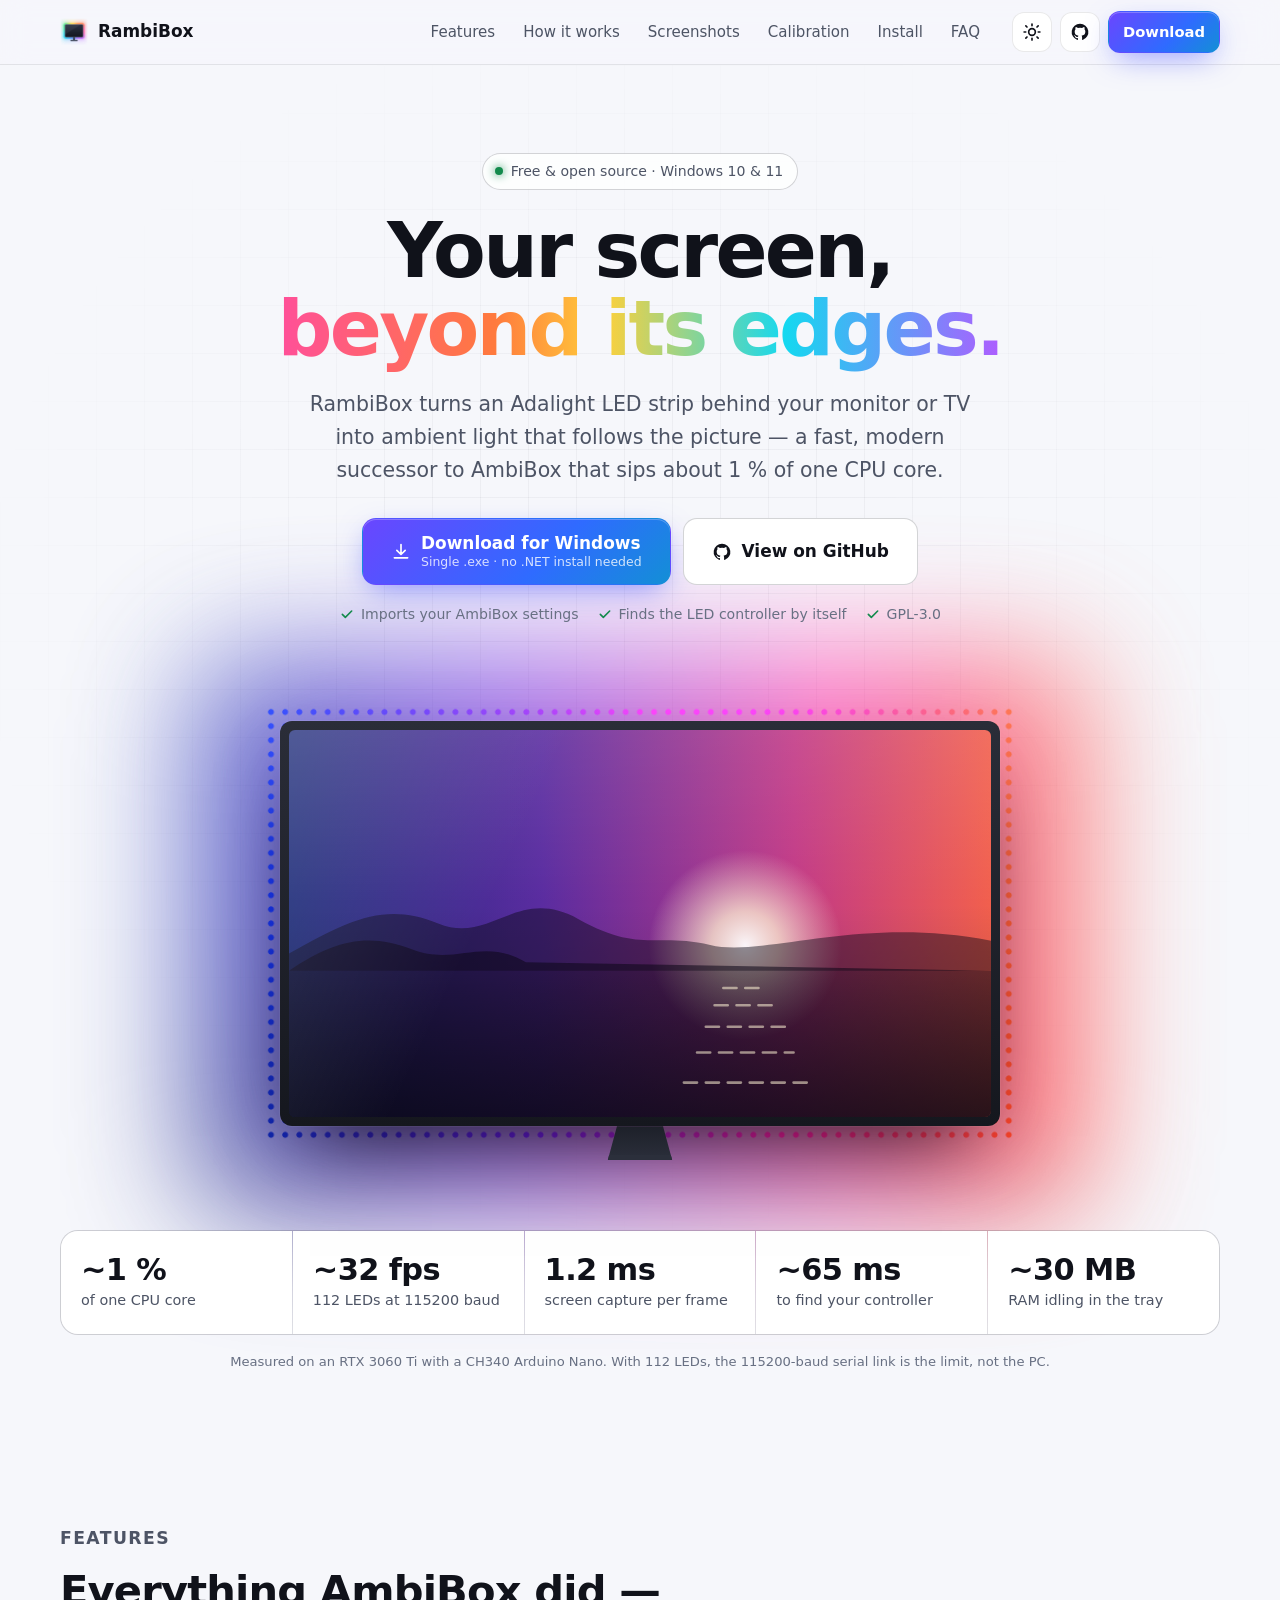
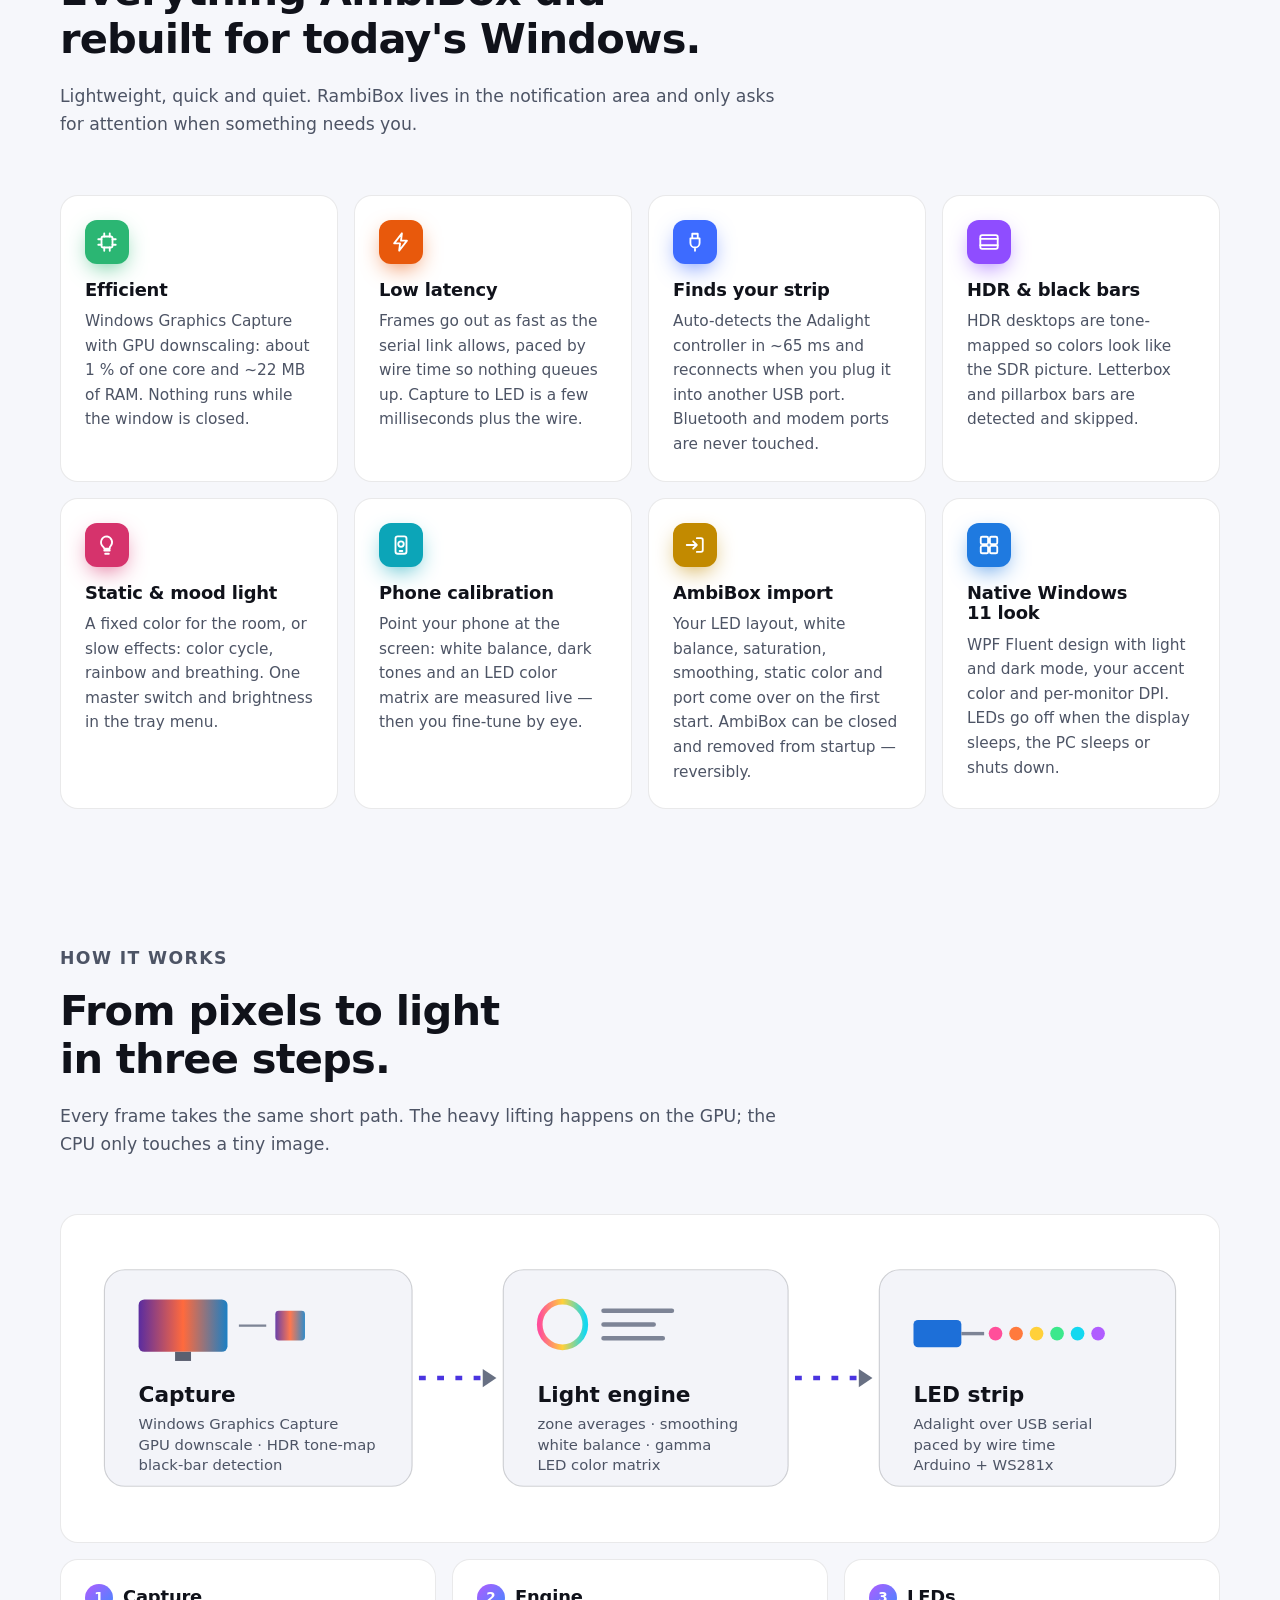
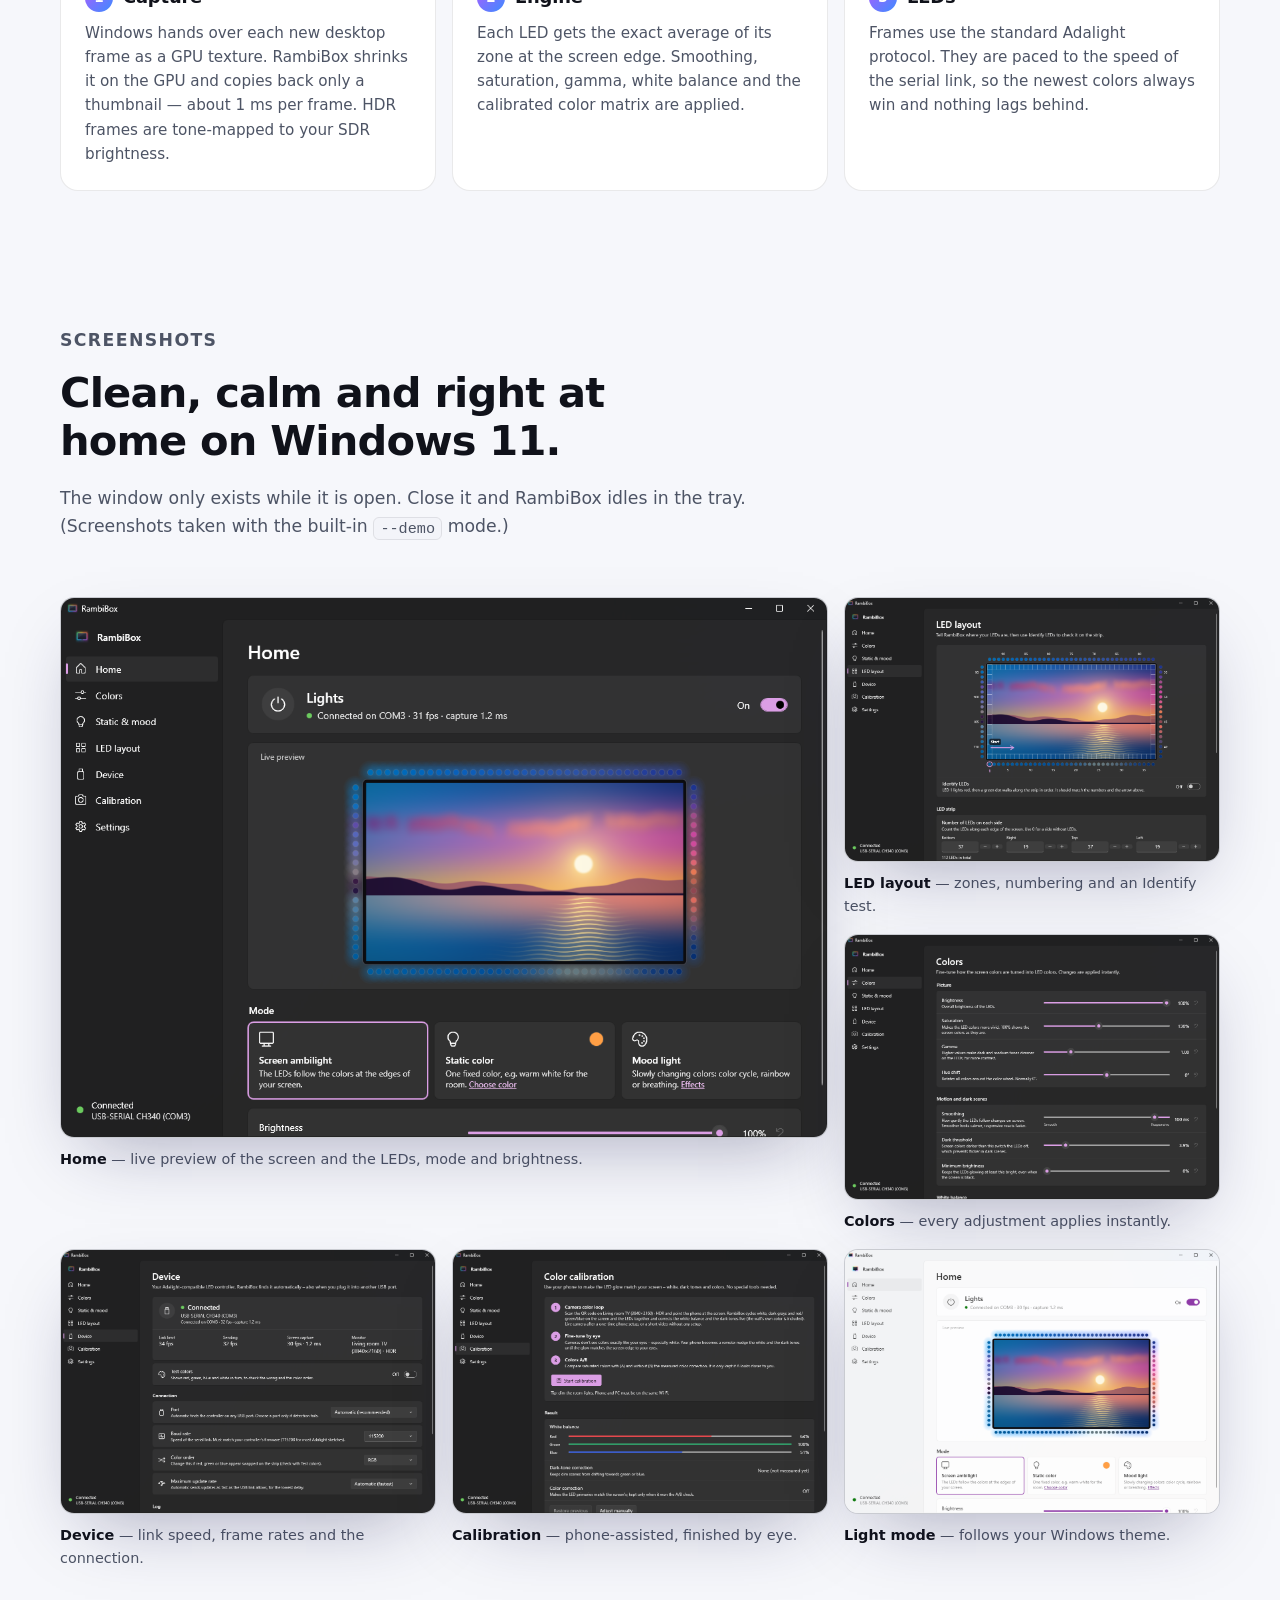
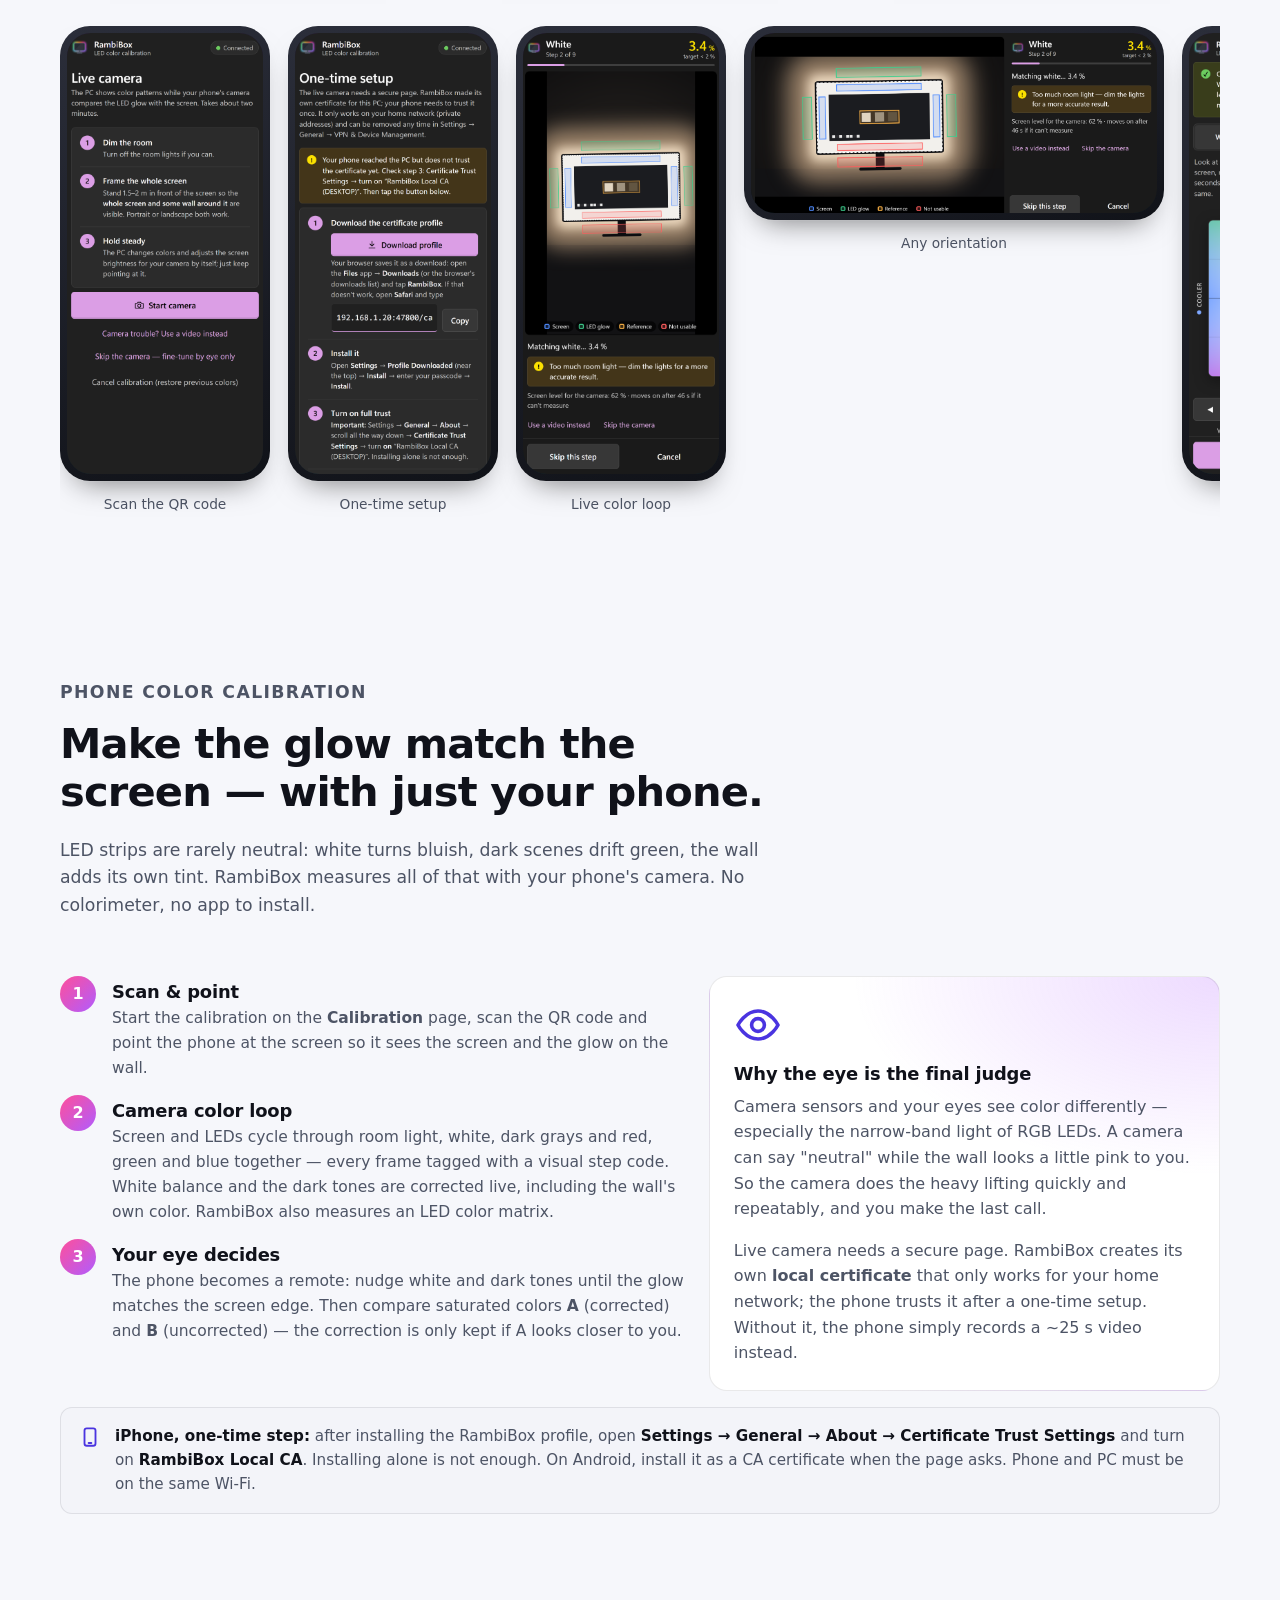
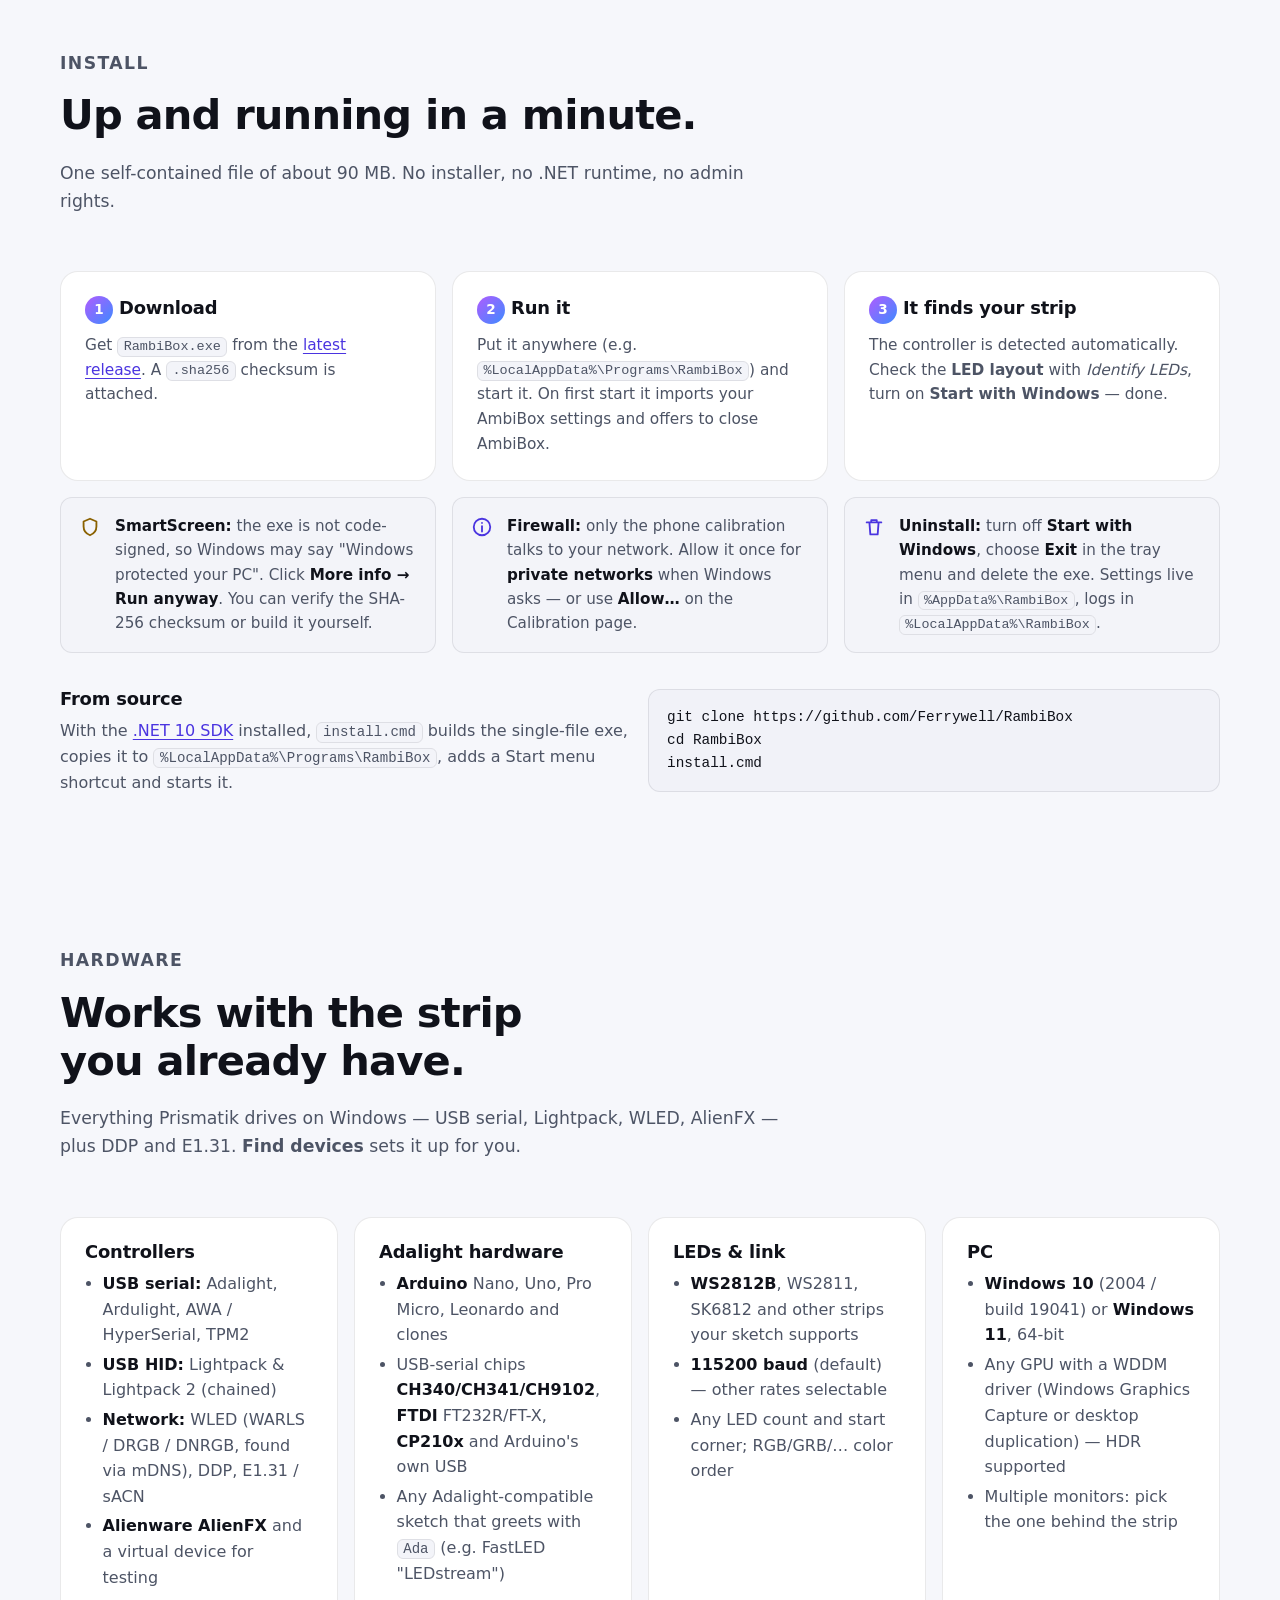
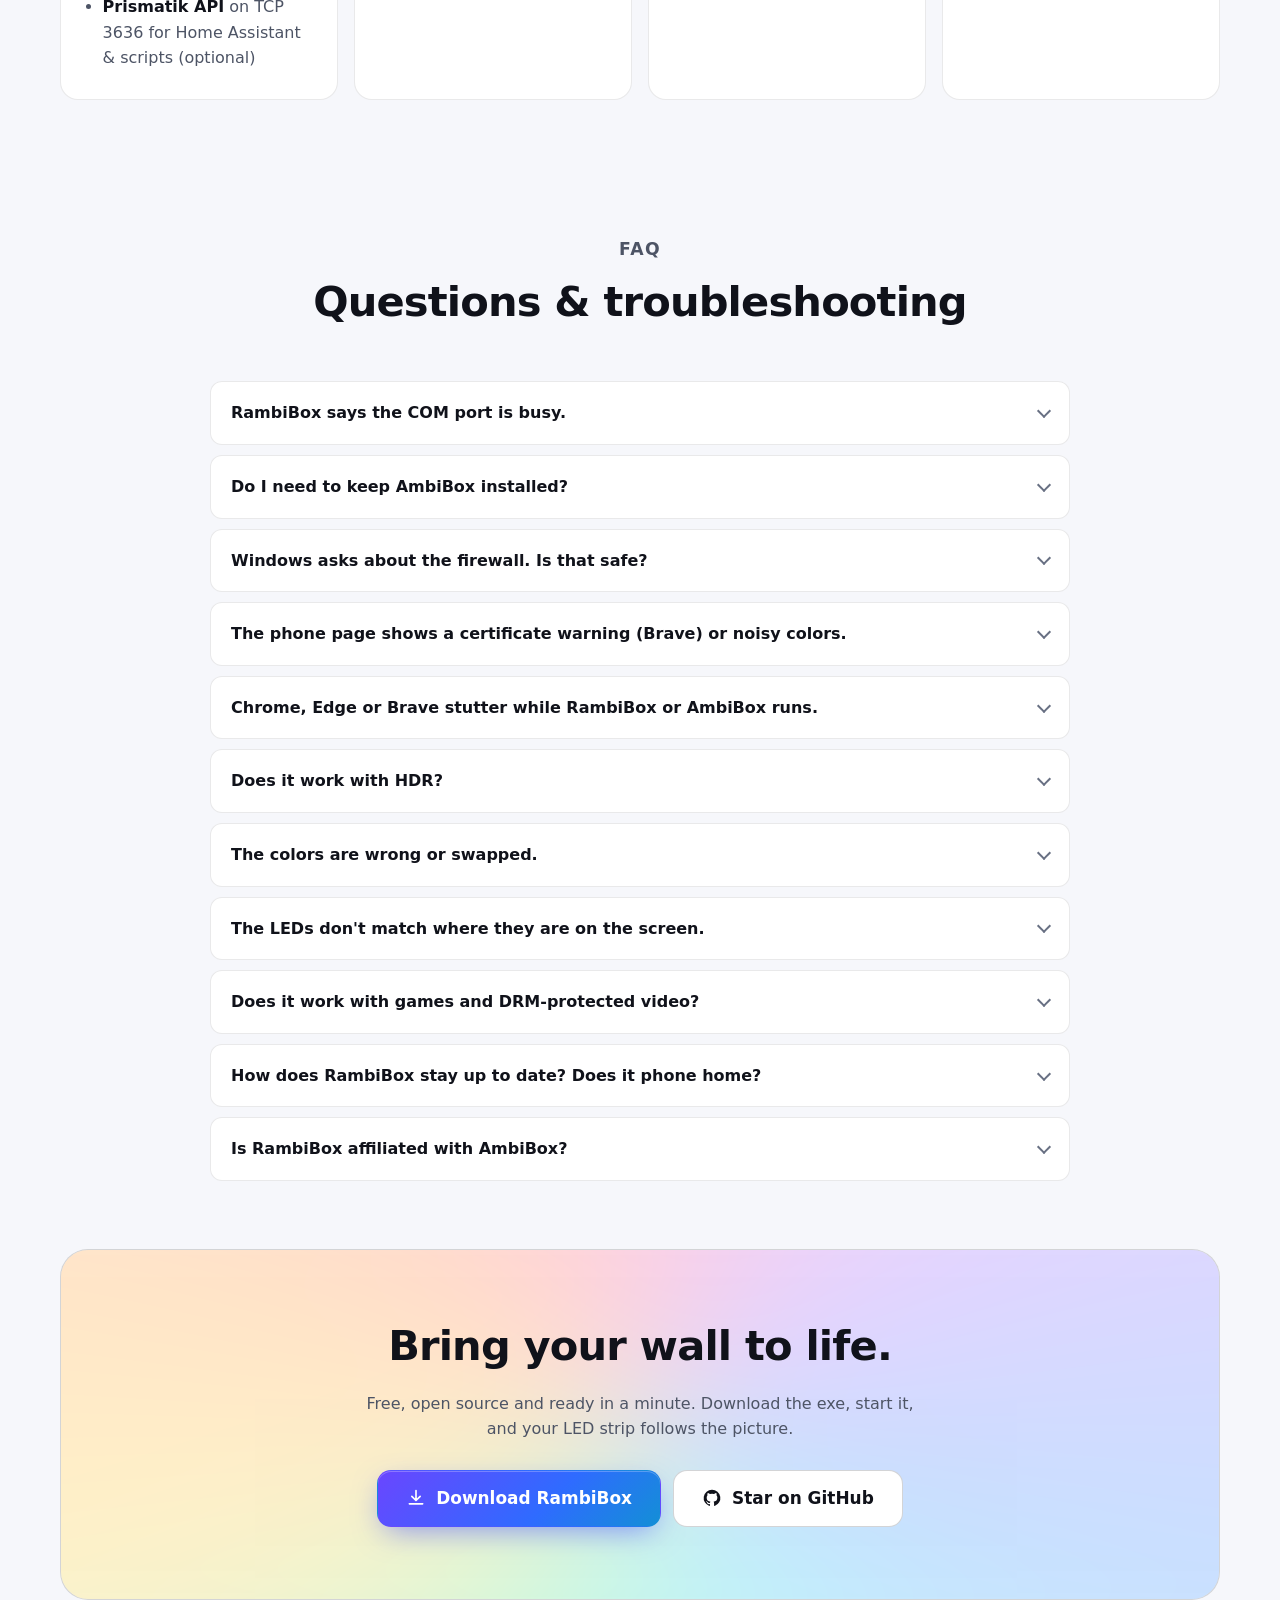
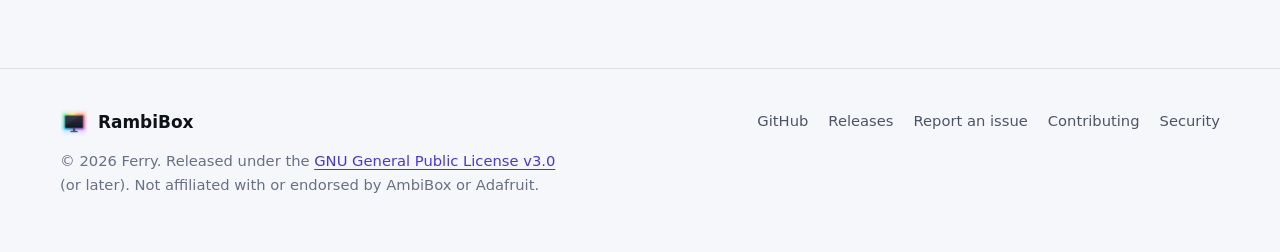
<file: docs/index.html>
<!doctype html>
<html lang="en">
<head>
  <meta charset="utf-8">
  <meta name="viewport" content="width=device-width, initial-scale=1">
  <title>RambiBox — Ambilight for Windows with Adalight LED strips</title>
  <meta name="description" content="RambiBox turns an Adalight LED strip behind your monitor or TV into ambient light that follows the picture. A fast, modern, open-source successor to AmbiBox for Windows 10 and 11.">
  <meta name="theme-color" content="#08090e" media="(prefers-color-scheme: dark)">
  <meta name="theme-color" content="#f6f7fb" media="(prefers-color-scheme: light)">
  <link rel="canonical" href="https://ferrywell.github.io/RambiBox/">
  <link rel="icon" href="favicon.ico" sizes="any">
  <link rel="icon" href="assets/icon-256.png" type="image/png">
  <link rel="apple-touch-icon" href="assets/apple-touch-icon.png">

  <meta property="og:type" content="website">
  <meta property="og:site_name" content="RambiBox">
  <meta property="og:title" content="RambiBox — Ambilight for Windows">
  <meta property="og:description" content="Ambient light for Adalight LED strips on Windows 10/11: ~1 % CPU, ~32 fps, HDR, black-bar detection and phone color calibration. Free and open source.">
  <meta property="og:url" content="https://ferrywell.github.io/RambiBox/">
  <meta property="og:image" content="https://ferrywell.github.io/RambiBox/assets/og-image.png">
  <meta property="og:image:width" content="1200">
  <meta property="og:image:height" content="630">
  <meta property="og:image:alt" content="RambiBox: the app window with a live preview, surrounded by colorful ambient light">
  <meta name="twitter:card" content="summary_large_image">
  <meta name="twitter:title" content="RambiBox — Ambilight for Windows">
  <meta name="twitter:description" content="A fast, modern, open-source successor to AmbiBox for Adalight LED strips.">
  <meta name="twitter:image" content="https://ferrywell.github.io/RambiBox/assets/og-image.png">

  <script>
    // apply a saved theme before first paint (no flash); storage may be unavailable
    (function () {
      var t = (location.search.match(/[?&]theme=(light|dark)/) || [])[1];
      try { t = t || localStorage.getItem("rambibox-theme"); } catch (e) {}
      if (t === "light" || t === "dark") document.documentElement.dataset.theme = t;
    })();
  </script>
  <link rel="stylesheet" href="style.css">
  <script type="application/ld+json">
  {
    "@context": "https://schema.org",
    "@type": "SoftwareApplication",
    "name": "RambiBox",
    "operatingSystem": "Windows 10, Windows 11",
    "applicationCategory": "UtilitiesApplication",
    "license": "https://www.gnu.org/licenses/gpl-3.0.html",
    "offers": { "@type": "Offer", "price": "0", "priceCurrency": "EUR" },
    "downloadUrl": "https://github.com/Ferrywell/RambiBox/releases/latest",
    "url": "https://ferrywell.github.io/RambiBox/"
  }
  </script>
</head>
<body>
  <a class="skip-link" href="#main">Skip to content</a>

  <!-- shared icon symbols -->
  <svg width="0" height="0" style="position:absolute" aria-hidden="true" focusable="false">
    <defs>
      <symbol id="i-download" viewBox="0 0 24 24"><path fill="none" stroke="currentColor" stroke-width="2" stroke-linecap="round" stroke-linejoin="round" d="M12 3v12m0 0 5-5m-5 5-5-5M4 19h16"/></symbol>
      <symbol id="i-github" viewBox="0 0 24 24"><path fill="currentColor" d="M12 2a10 10 0 0 0-3.16 19.49c.5.09.68-.22.68-.48v-1.7c-2.78.6-3.37-1.34-3.37-1.34-.45-1.16-1.11-1.47-1.11-1.47-.91-.62.07-.6.07-.6 1 .07 1.53 1.03 1.53 1.03.9 1.52 2.34 1.08 2.91.83.09-.65.35-1.08.63-1.33-2.22-.25-4.55-1.11-4.55-4.94 0-1.09.39-1.98 1.03-2.68-.1-.26-.45-1.27.1-2.65 0 0 .84-.27 2.75 1.02a9.5 9.5 0 0 1 5 0c1.91-1.29 2.75-1.02 2.75-1.02.55 1.38.2 2.39.1 2.65.64.7 1.03 1.59 1.03 2.68 0 3.84-2.34 4.68-4.57 4.93.36.31.68.92.68 1.85v2.74c0 .27.18.58.69.48A10 10 0 0 0 12 2Z"/></symbol>
      <symbol id="i-check" viewBox="0 0 24 24"><path fill="none" stroke="currentColor" stroke-width="2.4" stroke-linecap="round" stroke-linejoin="round" d="m5 12.5 4.5 4.5L19 7.5"/></symbol>
      <symbol id="i-info" viewBox="0 0 24 24"><g fill="none" stroke="currentColor" stroke-width="2" stroke-linecap="round"><circle cx="12" cy="12" r="9"/><path d="M12 11v6M12 7.5v.01"/></g></symbol>
      <symbol id="i-shield" viewBox="0 0 24 24"><path fill="none" stroke="currentColor" stroke-width="2" stroke-linejoin="round" d="M12 3 5 6v5.5c0 4.4 3 8 7 9.5 4-1.5 7-5.1 7-9.5V6l-7-3Z"/></symbol>
      <symbol id="i-phone" viewBox="0 0 24 24"><g fill="none" stroke="currentColor" stroke-width="2" stroke-linecap="round" stroke-linejoin="round"><rect x="6" y="2.5" width="12" height="19" rx="2.5"/><path d="M10.5 18.5h3"/></g></symbol>
      <symbol id="i-trash" viewBox="0 0 24 24"><path fill="none" stroke="currentColor" stroke-width="2" stroke-linecap="round" stroke-linejoin="round" d="M4 7h16M9 7V4.5h6V7m-8 0 1 13h8l1-13"/></symbol>
    </defs>
  </svg>

  <header class="site-header">
    <nav class="nav container" aria-label="Main">
      <a class="brand" href="#top" aria-label="RambiBox home">
        <img src="assets/icon-256.png" alt="" width="28" height="28">
        <span>RambiBox</span>
      </a>
      <ul class="nav-links">
        <li><a href="#features">Features</a></li>
        <li><a href="#how">How it works</a></li>
        <li><a href="#screenshots">Screenshots</a></li>
        <li><a href="#calibration">Calibration</a></li>
        <li><a href="#install">Install</a></li>
        <li><a href="#faq">FAQ</a></li>
      </ul>
      <div class="nav-actions">
        <button class="icon-btn theme-toggle" type="button" aria-label="Switch between light and dark theme">
          <svg class="moon" viewBox="0 0 24 24" aria-hidden="true"><path fill="none" stroke="currentColor" stroke-width="2" stroke-linejoin="round" d="M20 14.5A8 8 0 0 1 9.5 4a8 8 0 1 0 10.5 10.5Z"/></svg>
          <svg class="sun" viewBox="0 0 24 24" aria-hidden="true"><g fill="none" stroke="currentColor" stroke-width="2" stroke-linecap="round"><circle cx="12" cy="12" r="4"/><path d="M12 2.5v2M12 19.5v2M4.6 4.6 6 6M18 18l1.4 1.4M2.5 12h2M19.5 12h2M4.6 19.4 6 18M18 6l1.4-1.4"/></g></svg>
        </button>
        <a class="icon-btn" href="https://github.com/Ferrywell/RambiBox" aria-label="RambiBox on GitHub"><svg aria-hidden="true"><use href="#i-github"/></svg></a>
        <a class="btn btn-primary btn-sm" href="https://github.com/Ferrywell/RambiBox/releases/latest">Download</a>
      </div>
    </nav>
  </header>

  <main id="main">
    <!-- ============================================================ hero -->
    <section class="hero" id="top" aria-labelledby="hero-title">
      <div class="container">
        <div class="hero-copy">
          <p class="badge"><span class="dot" aria-hidden="true"></span>Free &amp; open source · Windows 10 &amp; 11</p>
          <h1 id="hero-title">Your screen, <span class="gradient-text">beyond its edges.</span></h1>
          <p class="lead">RambiBox turns an Adalight LED strip behind your monitor or TV into ambient light that follows the picture — a fast, modern successor to AmbiBox that sips about 1&nbsp;% of one CPU core.</p>
          <div class="hero-cta">
            <a class="btn btn-primary btn-lg" href="https://github.com/Ferrywell/RambiBox/releases/latest">
              <svg aria-hidden="true"><use href="#i-download"/></svg>
              <span class="btn-label">Download for Windows<small>Single .exe · no .NET install needed</small></span>
            </a>
            <a class="btn btn-secondary btn-lg" href="https://github.com/Ferrywell/RambiBox">
              <svg aria-hidden="true"><use href="#i-github"/></svg>
              View on GitHub
            </a>
          </div>
          <p class="hero-meta">
            <span><svg aria-hidden="true"><use href="#i-check"/></svg>Imports your AmbiBox settings</span>
            <span><svg aria-hidden="true"><use href="#i-check"/></svg>Finds the LED controller by itself</span>
            <span><svg aria-hidden="true"><use href="#i-check"/></svg>GPL-3.0</span>
          </p>
        </div>

        <div class="showcase" role="img" aria-label="Illustration: a monitor whose colors spill onto the wall behind it as ambient light, with LED dots around its edges">
          <div class="wall-glow scene"></div>
          <div class="led-strip scene"></div>
          <div class="monitor">
            <div class="screen scene">
              <svg viewBox="0 0 160 90" preserveAspectRatio="none" aria-hidden="true">
                <defs>
                  <radialGradient id="sun" cx="0.5" cy="0.5" r="0.5">
                    <stop offset="0" stop-color="#fff" stop-opacity="0.95"/>
                    <stop offset="0.35" stop-color="#fff4d6" stop-opacity="0.75"/>
                    <stop offset="1" stop-color="#fff4d6" stop-opacity="0"/>
                  </radialGradient>
                  <linearGradient id="sea" x1="0" y1="0" x2="0" y2="1">
                    <stop offset="0" stop-color="#05060f" stop-opacity="0.05"/>
                    <stop offset="1" stop-color="#05060f" stop-opacity="0.55"/>
                  </linearGradient>
                </defs>
                <circle cx="104" cy="50" r="22" fill="url(#sun)"/>
                <path d="M0 52 C 14 44, 22 40, 34 45 S 52 36, 66 44 S 84 47, 96 50 S 130 43, 160 49 V 56 H 0 Z" fill="#0b0716" fill-opacity="0.45"/>
                <path d="M0 56 C 10 49, 18 47, 28 51 S 44 48, 54 54 L 160 56 V 90 H 0 Z" fill="#0b0716" fill-opacity="0.55"/>
                <rect x="0" y="56" width="160" height="34" fill="url(#sea)"/>
                <g stroke="#fff4d6" stroke-opacity="0.55" stroke-width="0.6" stroke-linecap="round">
                  <path d="M99 60h10M97 64h14M95 69h18M93 75h22M90 82h28" stroke-dasharray="3 2"/>
                </g>
              </svg>
            </div>
          </div>
          <div class="stand"></div>
        </div>

        <dl class="stats">
          <div class="stat"><dt class="visually-hidden">CPU use</dt><dd style="margin:0"><b>~1 %</b><span>of one CPU core</span></dd></div>
          <div class="stat"><dt class="visually-hidden">Frame rate</dt><dd style="margin:0"><b>~32 fps</b><span>112 LEDs at 115200 baud</span></dd></div>
          <div class="stat"><dt class="visually-hidden">Capture time</dt><dd style="margin:0"><b>1.2 ms</b><span>screen capture per frame</span></dd></div>
          <div class="stat"><dt class="visually-hidden">Detection time</dt><dd style="margin:0"><b>~65 ms</b><span>to find your controller</span></dd></div>
          <div class="stat"><dt class="visually-hidden">Memory</dt><dd style="margin:0"><b>~30 MB</b><span>RAM idling in the tray</span></dd></div>
        </dl>
        <p class="stats-note">Measured on an RTX 3060 Ti with a CH340 Arduino Nano. With 112 LEDs, the 115200-baud serial link is the limit, not the PC.</p>
      </div>
    </section>

    <!-- ============================================================ features -->
    <section id="features" aria-labelledby="features-title">
      <div class="container">
        <div class="section-head">
          <p class="eyebrow">Features</p>
          <h2 id="features-title">Everything AmbiBox did — rebuilt for today's Windows.</h2>
          <p>Lightweight, quick and quiet. RambiBox lives in the notification area and only asks for attention when something needs you.</p>
        </div>
        <div class="features">
          <article class="card feature">
            <div class="feature-icon" style="--c:#2bb673"><svg viewBox="0 0 24 24" aria-hidden="true"><g fill="none" stroke="currentColor" stroke-width="2" stroke-linecap="round" stroke-linejoin="round"><rect x="6" y="6" width="12" height="12" rx="2"/><path d="M9 2.5V6M15 2.5V6M9 18v3.5M15 18v3.5M2.5 9H6M2.5 15H6M18 9h3.5M18 15h3.5"/></g></svg></div>
            <h3>Efficient</h3>
            <p>Windows Graphics Capture with GPU downscaling: about 1&nbsp;% of one core and ~22&nbsp;MB of RAM. Nothing runs while the window is closed.</p>
          </article>
          <article class="card feature">
            <div class="feature-icon" style="--c:#e8590c"><svg viewBox="0 0 24 24" aria-hidden="true"><path fill="none" stroke="currentColor" stroke-width="2" stroke-linejoin="round" d="M13 2.5 4.5 13.5H11L10 21.5l8.5-11H12l1-8Z"/></svg></div>
            <h3>Low latency</h3>
            <p>Frames go out as fast as the serial link allows, paced by wire time so nothing queues up. Capture to LED is a few milliseconds plus the wire.</p>
          </article>
          <article class="card feature">
            <div class="feature-icon" style="--c:#3d6bff"><svg viewBox="0 0 24 24" aria-hidden="true"><g fill="none" stroke="currentColor" stroke-width="2" stroke-linecap="round" stroke-linejoin="round"><path d="M9 3h6v5H9zM7 8h10v5a5 5 0 0 1-10 0V8ZM12 18v3.5"/></g></svg></div>
            <h3>Finds your strip</h3>
            <p>Auto-detects the Adalight controller in ~65&nbsp;ms and reconnects when you plug it into another USB port. Bluetooth and modem ports are never touched.</p>
          </article>
          <article class="card feature">
            <div class="feature-icon" style="--c:#8f4dff"><svg viewBox="0 0 24 24" aria-hidden="true"><g fill="none" stroke="currentColor" stroke-width="2" stroke-linecap="round" stroke-linejoin="round"><rect x="2.5" y="4.5" width="19" height="15" rx="2"/><path d="M2.5 8.5h19M2.5 15.5h19"/></g></svg></div>
            <h3>HDR &amp; black bars</h3>
            <p>HDR desktops are tone-mapped so colors look like the SDR picture. Letterbox and pillarbox bars are detected and skipped.</p>
          </article>
          <article class="card feature">
            <div class="feature-icon" style="--c:#d6336c"><svg viewBox="0 0 24 24" aria-hidden="true"><g fill="none" stroke="currentColor" stroke-width="2" stroke-linecap="round" stroke-linejoin="round"><path d="M9 18h6M10 21.5h4M12 2.5a6.5 6.5 0 0 0-4 11.6c.6.5 1 1.2 1 2V16h6v-.9c0-.8.4-1.5 1-2A6.5 6.5 0 0 0 12 2.5Z"/></g></svg></div>
            <h3>Static &amp; mood light</h3>
            <p>A fixed color for the room, or slow effects: color cycle, rainbow and breathing. One master switch and brightness in the tray menu.</p>
          </article>
          <article class="card feature">
            <div class="feature-icon" style="--c:#0ca5b8"><svg viewBox="0 0 24 24" aria-hidden="true"><g fill="none" stroke="currentColor" stroke-width="2" stroke-linecap="round" stroke-linejoin="round"><rect x="6" y="2.5" width="12" height="19" rx="2.5"/><circle cx="12" cy="11" r="3"/><path d="M10.5 18.5h3"/></g></svg></div>
            <h3>Phone calibration</h3>
            <p>Point your phone at the screen: white balance, dark tones and an LED color matrix are measured live — then you fine-tune by eye.</p>
          </article>
          <article class="card feature">
            <div class="feature-icon" style="--c:#c28a00"><svg viewBox="0 0 24 24" aria-hidden="true"><g fill="none" stroke="currentColor" stroke-width="2" stroke-linecap="round" stroke-linejoin="round"><path d="M3 12h11m0 0-4-4m4 4-4 4M14 4.5h4.5a2 2 0 0 1 2 2v11a2 2 0 0 1-2 2H14"/></g></svg></div>
            <h3>AmbiBox import</h3>
            <p>Your LED layout, white balance, saturation, smoothing, static color and port come over on the first start. AmbiBox can be closed and removed from startup — reversibly.</p>
          </article>
          <article class="card feature">
            <div class="feature-icon" style="--c:#1f7ae0"><svg viewBox="0 0 24 24" aria-hidden="true"><g fill="none" stroke="currentColor" stroke-width="2" stroke-linejoin="round"><rect x="3" y="3" width="8" height="8" rx="1.5"/><rect x="13" y="3" width="8" height="8" rx="1.5"/><rect x="3" y="13" width="8" height="8" rx="1.5"/><rect x="13" y="13" width="8" height="8" rx="1.5"/></g></svg></div>
            <h3>Native Windows 11 look</h3>
            <p>WPF Fluent design with light and dark mode, your accent color and per-monitor DPI. LEDs go off when the display sleeps, the PC sleeps or shuts down.</p>
          </article>
        </div>
      </div>
    </section>

    <!-- ============================================================ how it works -->
    <section id="how" aria-labelledby="how-title">
      <div class="container">
        <div class="section-head">
          <p class="eyebrow">How it works</p>
          <h2 id="how-title">From pixels to light in three steps.</h2>
          <p>Every frame takes the same short path. The heavy lifting happens on the GPU; the CPU only touches a tiny image.</p>
        </div>

        <div class="card pipeline-wrap">
          <svg class="pipeline pipeline-wide" viewBox="0 0 960 230" role="img" aria-labelledby="pipe-title pipe-desc">
            <title id="pipe-title">RambiBox pipeline</title>
            <desc id="pipe-desc">The screen is captured with Windows Graphics Capture and downscaled on the GPU, the light engine turns edge colors into LED colors, and the Adalight device sends them over USB serial to the LED strip.</desc>
            <defs>
              <linearGradient id="flowGradient" x1="0" x2="1">
                <stop offset="0" stop-color="#ff4f9a"/><stop offset="0.5" stop-color="#ffd03a"/><stop offset="1" stop-color="#14d8f0"/>
              </linearGradient>
              <linearGradient id="screenGrad" x1="0" x2="1">
                <stop offset="0" stop-color="#5a2ca0"/><stop offset="0.5" stop-color="#ff6a3d"/><stop offset="1" stop-color="#1b7fc4"/>
              </linearGradient>
            </defs>
            <!-- node 1: capture -->
            <rect class="node" x="10" y="20" width="270" height="190" rx="18"/>
            <rect x="40" y="46" width="78" height="46" rx="5" fill="url(#screenGrad)"/>
            <rect x="72" y="92" width="14" height="8" fill="#5b6070"/>
            <path d="M128 69h24" stroke="#7d8496" stroke-width="2"/>
            <rect x="160" y="56" width="26" height="26" rx="3" fill="url(#screenGrad)" opacity="0.9"/>
            <text x="40" y="136" font-size="19" font-weight="700">Capture</text>
            <text class="sub" x="40" y="160">Windows Graphics Capture</text>
            <text class="sub" x="40" y="178">GPU downscale · HDR tone-map</text>
            <text class="sub" x="40" y="196">black-bar detection</text>
            <!-- arrow -->
            <path class="flow" d="M286 115h56" stroke-width="4" fill="none"/>
            <path class="arrow-head" d="M342 107l12 8-12 8z"/>
            <!-- node 2: engine -->
            <rect class="node" x="360" y="20" width="250" height="190" rx="18"/>
            <g transform="translate(390 46)">
              <circle cx="22" cy="22" r="20" fill="none" stroke="url(#flowGradient)" stroke-width="5"/>
              <path d="M58 10h60M58 22h44M58 34h52" stroke="#7d8496" stroke-width="4" stroke-linecap="round"/>
            </g>
            <text x="390" y="136" font-size="19" font-weight="700">Light engine</text>
            <text class="sub" x="390" y="160">zone averages · smoothing</text>
            <text class="sub" x="390" y="178">white balance · gamma</text>
            <text class="sub" x="390" y="196">LED color matrix</text>
            <!-- arrow -->
            <path class="flow" d="M616 115h56" stroke-width="4" fill="none"/>
            <path class="arrow-head" d="M672 107l12 8-12 8z"/>
            <!-- node 3: LEDs -->
            <rect class="node" x="690" y="20" width="260" height="190" rx="18"/>
            <g transform="translate(720 52)">
              <rect x="0" y="12" width="42" height="24" rx="4" fill="#1d6fd8"/>
              <path d="M42 24h20" stroke="#7d8496" stroke-width="3"/>
              <circle cx="72" cy="24" r="6" fill="#ff4f9a"/><circle cx="90" cy="24" r="6" fill="#ff7a3d"/><circle cx="108" cy="24" r="6" fill="#ffd03a"/>
              <circle cx="126" cy="24" r="6" fill="#3ce88c"/><circle cx="144" cy="24" r="6" fill="#14d8f0"/><circle cx="162" cy="24" r="6" fill="#b05cff"/>
            </g>
            <text x="720" y="136" font-size="19" font-weight="700">LED strip</text>
            <text class="sub" x="720" y="160">Adalight over USB serial</text>
            <text class="sub" x="720" y="178">paced by wire time</text>
            <text class="sub" x="720" y="196">Arduino + WS281x</text>
          </svg>

          <svg class="pipeline pipeline-tall" viewBox="0 0 320 560" role="img" aria-labelledby="pipe2-title">
            <title id="pipe2-title">RambiBox pipeline: capture, light engine, LED strip</title>
            <rect class="node" x="10" y="10" width="300" height="140" rx="18"/>
            <text x="34" y="52" font-size="20" font-weight="700">1 · Capture</text>
            <text class="sub" x="34" y="80">Windows Graphics Capture</text>
            <text class="sub" x="34" y="100">GPU downscale · HDR tone-map</text>
            <text class="sub" x="34" y="120">black-bar detection</text>
            <path class="flow" d="M160 156v40" stroke-width="4" fill="none"/>
            <path class="arrow-head" d="M152 196l8 12 8-12z"/>
            <rect class="node" x="10" y="212" width="300" height="140" rx="18"/>
            <text x="34" y="254" font-size="20" font-weight="700">2 · Light engine</text>
            <text class="sub" x="34" y="282">zone averages · smoothing</text>
            <text class="sub" x="34" y="302">white balance · gamma</text>
            <text class="sub" x="34" y="322">LED color matrix</text>
            <path class="flow" d="M160 358v40" stroke-width="4" fill="none"/>
            <path class="arrow-head" d="M152 398l8 12 8-12z"/>
            <rect class="node" x="10" y="414" width="300" height="140" rx="18"/>
            <text x="34" y="456" font-size="20" font-weight="700">3 · LED strip</text>
            <text class="sub" x="34" y="484">Adalight over USB serial</text>
            <text class="sub" x="34" y="504">paced by wire time</text>
            <text class="sub" x="34" y="524">Arduino + WS281x</text>
          </svg>
        </div>

        <div class="how-details">
          <div class="card">
            <h3><span class="step-num">1</span>Capture</h3>
            <p>Windows hands over each new desktop frame as a GPU texture. RambiBox shrinks it on the GPU and copies back only a thumbnail — about 1&nbsp;ms per frame. HDR frames are tone-mapped to your SDR brightness.</p>
          </div>
          <div class="card">
            <h3><span class="step-num">2</span>Engine</h3>
            <p>Each LED gets the exact average of its zone at the screen edge. Smoothing, saturation, gamma, white balance and the calibrated color matrix are applied.</p>
          </div>
          <div class="card">
            <h3><span class="step-num">3</span>LEDs</h3>
            <p>Frames use the standard Adalight protocol. They are paced to the speed of the serial link, so the newest colors always win and nothing lags behind.</p>
          </div>
        </div>
      </div>
    </section>

    <!-- ============================================================ screenshots -->
    <section id="screenshots" aria-labelledby="shots-title">
      <div class="container">
        <div class="section-head">
          <p class="eyebrow">Screenshots</p>
          <h2 id="shots-title">Clean, calm and right at home on Windows&nbsp;11.</h2>
          <p>The window only exists while it is open. Close it and RambiBox idles in the tray. (Screenshots taken with the built-in <code>--demo</code> mode.)</p>
        </div>
        <div class="shots">
          <figure class="shot large">
            <a href="assets/app-home-dark.png" data-lightbox aria-label="Enlarge: Home page with live preview">
              <div class="window-frame"><img src="assets/app-home-dark.png" width="1126" height="793" alt="RambiBox Home page in dark mode: connected on COM3 at 31 fps, a live preview of a sunset scene with glowing LED dots around it, and the mode cards for screen ambilight, static color and mood light."></div>
            </a>
            <figcaption><b>Home</b> — live preview of the screen and the LEDs, mode and brightness.</figcaption>
          </figure>
          <figure class="shot">
            <a href="assets/app-layout-dark.png" data-lightbox aria-label="Enlarge: LED layout page">
              <div class="window-frame"><img src="assets/app-layout-dark.png" width="1126" height="793" loading="lazy" alt="LED layout page: numbered LEDs around the screen with their capture zones and the start corner, plus LEDs per side."></div>
            </a>
            <figcaption><b>LED layout</b> — zones, numbering and an Identify test.</figcaption>
          </figure>
          <figure class="shot">
            <a href="assets/app-colors-dark.png" data-lightbox aria-label="Enlarge: Colors page">
              <div class="window-frame"><img src="assets/app-colors-dark.png" width="1126" height="793" loading="lazy" alt="Colors page with sliders for brightness, saturation, gamma, hue shift, smoothing, dark threshold and minimum brightness."></div>
            </a>
            <figcaption><b>Colors</b> — every adjustment applies instantly.</figcaption>
          </figure>
          <figure class="shot">
            <a href="assets/app-device-dark.png" data-lightbox aria-label="Enlarge: Device page">
              <div class="window-frame"><img src="assets/app-device-dark.png" width="1126" height="793" loading="lazy" alt="Device page: connected to a USB-SERIAL CH340 on COM3, link limit 34 fps, sending 30 fps, screen capture 1.2 ms, with port, baud rate and color order settings."></div>
            </a>
            <figcaption><b>Device</b> — link speed, frame rates and the connection.</figcaption>
          </figure>
          <figure class="shot">
            <a href="assets/app-calibration-dark.png" data-lightbox aria-label="Enlarge: Calibration page">
              <div class="window-frame"><img src="assets/app-calibration-dark.png" width="1126" height="793" loading="lazy" alt="Color calibration page with the three steps — camera color loop, fine-tune by eye, colors A/B — and the resulting white balance."></div>
            </a>
            <figcaption><b>Calibration</b> — phone-assisted, finished by eye.</figcaption>
          </figure>
          <figure class="shot">
            <a href="assets/app-home-light.png" data-lightbox aria-label="Enlarge: Home page in light mode">
              <div class="window-frame"><img src="assets/app-home-light.png" width="1126" height="793" loading="lazy" alt="RambiBox Home page in light mode with the live preview."></div>
            </a>
            <figcaption><b>Light mode</b> — follows your Windows theme.</figcaption>
          </figure>
        </div>

        <h3 class="visually-hidden">On the phone</h3>
        <div class="phone-strip" role="list" aria-label="Phone calibration screenshots">
          <figure class="phone" role="listitem">
            <a href="assets/phone-landing.png" data-lightbox aria-label="Enlarge: phone start page">
              <div class="phone-frame"><div class="phone-screen"><span class="fallback"><svg aria-hidden="true"><use href="#i-phone"/></svg>Start page</span><img class="phone-img" src="assets/phone-landing.png" width="390" height="844" loading="lazy" alt="Phone: RambiBox calibration start page after scanning the QR code."></div></div>
            </a>
            <figcaption>Scan the QR code</figcaption>
          </figure>
          <figure class="phone" role="listitem">
            <a href="assets/phone-setup.png" data-lightbox aria-label="Enlarge: one-time phone setup">
              <div class="phone-frame"><div class="phone-screen"><span class="fallback"><svg aria-hidden="true"><use href="#i-shield"/></svg>One-time setup</span><img class="phone-img" src="assets/phone-setup.png" width="390" height="844" loading="lazy" alt="Phone: one-time setup that installs RambiBox's local certificate for the live camera."></div></div>
            </a>
            <figcaption>One-time setup</figcaption>
          </figure>
          <figure class="phone" role="listitem">
            <a href="assets/phone-live-portrait.png" data-lightbox aria-label="Enlarge: live camera color loop">
              <div class="phone-frame"><div class="phone-screen"><span class="fallback"><svg aria-hidden="true"><use href="#i-phone"/></svg>Live color loop</span><img class="phone-img" src="assets/phone-live-portrait.png" width="390" height="844" loading="lazy" alt="Phone: live camera view of the screen and LEDs during the color loop."></div></div>
            </a>
            <figcaption>Live color loop</figcaption>
          </figure>
          <figure class="phone landscape" role="listitem">
            <a href="assets/phone-live-landscape.png" data-lightbox aria-label="Enlarge: live camera in landscape">
              <div class="phone-frame"><div class="phone-screen"><span class="fallback"><svg aria-hidden="true"><use href="#i-phone"/></svg>Landscape works too</span><img class="phone-img" src="assets/phone-live-landscape.png" width="844" height="390" loading="lazy" alt="Phone held sideways: live camera calibration in landscape orientation."></div></div>
            </a>
            <figcaption>Any orientation</figcaption>
          </figure>
          <figure class="phone" role="listitem">
            <a href="assets/phone-eye.png" data-lightbox aria-label="Enlarge: fine-tune by eye">
              <div class="phone-frame"><div class="phone-screen"><span class="fallback"><svg aria-hidden="true"><use href="#i-phone"/></svg>Fine-tune by eye</span><img class="phone-img" src="assets/phone-eye.png" width="390" height="844" loading="lazy" alt="Phone: remote control to nudge white and dark tones by eye."></div></div>
            </a>
            <figcaption>Fine-tune by eye</figcaption>
          </figure>
          <figure class="phone" role="listitem">
            <a href="assets/phone-ab.png" data-lightbox aria-label="Enlarge: colors A/B">
              <div class="phone-frame"><div class="phone-screen"><span class="fallback"><svg aria-hidden="true"><use href="#i-phone"/></svg>Colors A/B</span><img class="phone-img" src="assets/phone-ab.png" width="390" height="844" loading="lazy" alt="Phone: A/B comparison of saturated colors with and without the measured color correction."></div></div>
            </a>
            <figcaption>Colors A/B</figcaption>
          </figure>
          <figure class="phone" role="listitem">
            <a href="assets/phone-live-light.png" data-lightbox aria-label="Enlarge: phone page in light mode">
              <div class="phone-frame"><div class="phone-screen"><span class="fallback"><svg aria-hidden="true"><use href="#i-phone"/></svg>Light mode</span><img class="phone-img" src="assets/phone-live-light.png" width="390" height="844" loading="lazy" alt="Phone: the calibration page in light mode."></div></div>
            </a>
            <figcaption>Light mode</figcaption>
          </figure>
        </div>
      </div>
    </section>

    <!-- ============================================================ calibration -->
    <section id="calibration" aria-labelledby="calib-title">
      <div class="container">
        <div class="section-head">
          <p class="eyebrow">Phone color calibration</p>
          <h2 id="calib-title">Make the glow match the screen — with just your phone.</h2>
          <p>LED strips are rarely neutral: white turns bluish, dark scenes drift green, the wall adds its own tint. RambiBox measures all of that with your phone's camera. No colorimeter, no app to install.</p>
        </div>
        <div class="calib-grid">
          <ol class="steps">
            <li>
              <div>
                <h3>Scan &amp; point</h3>
                <p>Start the calibration on the <b>Calibration</b> page, scan the QR code and point the phone at the screen so it sees the screen and the glow on the wall.</p>
              </div>
            </li>
            <li>
              <div>
                <h3>Camera color loop</h3>
                <p>Screen and LEDs cycle through room light, white, dark grays and red, green and blue together — every frame tagged with a visual step code. White balance and the dark tones are corrected live, including the wall's own color. RambiBox also measures an LED color matrix.</p>
              </div>
            </li>
            <li>
              <div>
                <h3>Your eye decides</h3>
                <p>The phone becomes a remote: nudge white and dark tones until the glow matches the screen edge. Then compare saturated colors <b>A</b> (corrected) and <b>B</b> (uncorrected) — the correction is only kept if A looks closer to you.</p>
              </div>
            </li>
          </ol>
          <div class="card eye-card">
            <svg class="big-icon" viewBox="0 0 24 24" aria-hidden="true"><g fill="none" stroke="currentColor" stroke-width="1.8" stroke-linecap="round" stroke-linejoin="round"><path d="M2 12s3.6-7 10-7 10 7 10 7-3.6 7-10 7S2 12 2 12Z"/><circle cx="12" cy="12" r="3.2"/></g></svg>
            <h3>Why the eye is the final judge</h3>
            <p>Camera sensors and your eyes see color differently — especially the narrow-band light of RGB LEDs. A camera can say "neutral" while the wall looks a little pink to you. So the camera does the heavy lifting quickly and repeatably, and you make the last call.</p>
            <p style="margin:0">Live camera needs a secure page. RambiBox creates its own <b>local certificate</b> that only works for your home network; the phone trusts it after a one-time setup. Without it, the phone simply records a ~25&nbsp;s video instead.</p>
          </div>
        </div>
        <div class="callout">
          <svg aria-hidden="true"><use href="#i-phone"/></svg>
          <p><strong>iPhone, one-time step:</strong> after installing the RambiBox profile, open <span class="path">Settings → General → About → Certificate Trust Settings</span> and turn on <b>RambiBox Local CA</b>. Installing alone is not enough. On Android, install it as a CA certificate when the page asks. Phone and PC must be on the same Wi-Fi.</p>
        </div>
      </div>
    </section>

    <!-- ============================================================ install -->
    <section id="install" aria-labelledby="install-title">
      <div class="container">
        <div class="section-head">
          <p class="eyebrow">Install</p>
          <h2 id="install-title">Up and running in a minute.</h2>
          <p>One self-contained file of about 90&nbsp;MB. No installer, no .NET runtime, no admin rights.</p>
        </div>
        <div class="install-steps">
          <div class="card">
            <h3><span class="step-num">1</span> Download</h3>
            <p>Get <code>RambiBox.exe</code> from the <a href="https://github.com/Ferrywell/RambiBox/releases/latest">latest release</a>. A <code>.sha256</code> checksum is attached.</p>
          </div>
          <div class="card">
            <h3><span class="step-num">2</span> Run it</h3>
            <p>Put it anywhere (e.g. <code>%LocalAppData%\Programs\RambiBox</code>) and start it. On first start it imports your AmbiBox settings and offers to close AmbiBox.</p>
          </div>
          <div class="card">
            <h3><span class="step-num">3</span> It finds your strip</h3>
            <p>The controller is detected automatically. Check the <b>LED layout</b> with <i>Identify LEDs</i>, turn on <b>Start with Windows</b> — done.</p>
          </div>
        </div>
        <div class="install-notes">
          <div class="callout warn">
            <svg aria-hidden="true"><use href="#i-shield"/></svg>
            <p><strong>SmartScreen:</strong> the exe is not code-signed, so Windows may say "Windows protected your PC". Click <b>More info → Run anyway</b>. You can verify the SHA-256 checksum or build it yourself.</p>
          </div>
          <div class="callout">
            <svg aria-hidden="true"><use href="#i-info"/></svg>
            <p><strong>Firewall:</strong> only the phone calibration talks to your network. Allow it once for <b>private networks</b> when Windows asks — or use <b>Allow…</b> on the Calibration page.</p>
          </div>
          <div class="callout">
            <svg aria-hidden="true"><use href="#i-trash"/></svg>
            <p><strong>Uninstall:</strong> turn off <b>Start with Windows</b>, choose <b>Exit</b> in the tray menu and delete the exe. Settings live in <code>%AppData%\RambiBox</code>, logs in <code>%LocalAppData%\RambiBox</code>.</p>
          </div>
        </div>
        <div class="source-build">
          <div>
            <h3>From source</h3>
            <p>With the <a href="https://dotnet.microsoft.com/download/dotnet/10.0">.NET 10 SDK</a> installed, <code>install.cmd</code> builds the single-file exe, copies it to <code>%LocalAppData%\Programs\RambiBox</code>, adds a Start menu shortcut and starts it.</p>
          </div>
          <pre><code>git clone https://github.com/Ferrywell/RambiBox
cd RambiBox
install.cmd</code></pre>
        </div>
      </div>
    </section>

    <!-- ============================================================ hardware -->
    <section id="hardware" aria-labelledby="hw-title">
      <div class="container">
        <div class="section-head">
          <p class="eyebrow">Hardware</p>
          <h2 id="hw-title">Works with the strip you already have.</h2>
          <p>Everything Prismatik drives on Windows — USB serial, Lightpack, WLED, AlienFX — plus DDP and E1.31. <b>Find devices</b> sets it up for you.</p>
        </div>
        <div class="hw-grid">
          <div class="card">
            <h3>Controllers</h3>
            <ul>
              <li><b>USB serial:</b> Adalight, Ardulight, AWA / HyperSerial, TPM2</li>
              <li><b>USB HID:</b> Lightpack &amp; Lightpack 2 (chained)</li>
              <li><b>Network:</b> WLED (WARLS / DRGB / DNRGB, found via mDNS), DDP, E1.31 / sACN</li>
              <li><b>Alienware AlienFX</b> and a virtual device for testing</li>
              <li><b>Prismatik API</b> on TCP 3636 for Home Assistant &amp; scripts (optional)</li>
            </ul>
          </div>
          <div class="card">
            <h3>Adalight hardware</h3>
            <ul>
              <li><b>Arduino</b> Nano, Uno, Pro Micro, Leonardo and clones</li>
              <li>USB-serial chips <b>CH340/CH341/CH9102</b>, <b>FTDI</b> FT232R/FT-X, <b>CP210x</b> and Arduino's own USB</li>
              <li>Any Adalight-compatible sketch that greets with <code>Ada</code> (e.g. FastLED "LEDstream")</li>
            </ul>
          </div>
          <div class="card">
            <h3>LEDs &amp; link</h3>
            <ul>
              <li><b>WS2812B</b>, WS2811, SK6812 and other strips your sketch supports</li>
              <li><b>115200 baud</b> (default) — other rates selectable</li>
              <li>Any LED count and start corner; RGB/GRB/… color order</li>
            </ul>
          </div>
          <div class="card">
            <h3>PC</h3>
            <ul>
              <li><b>Windows 10</b> (2004 / build 19041) or <b>Windows 11</b>, 64-bit</li>
              <li>Any GPU with a WDDM driver (Windows Graphics Capture or desktop duplication) — HDR supported</li>
              <li>Multiple monitors: pick the one behind the strip</li>
            </ul>
          </div>
        </div>
      </div>
    </section>

    <!-- ============================================================ FAQ -->
    <section id="faq" aria-labelledby="faq-title">
      <div class="container">
        <div class="section-head center">
          <p class="eyebrow">FAQ</p>
          <h2 id="faq-title">Questions &amp; troubleshooting</h2>
        </div>
        <div class="faq">
          <details>
            <summary>RambiBox says the COM port is busy.</summary>
            <div class="answer"><p>Only one program can use the LED controller. Usually that is AmbiBox (or Prismatik, Arduino's serial monitor…). RambiBox detects a running AmbiBox and offers to close it and remove it from startup. The AmbiBox shortcut is kept as <code>%AppData%\RambiBox\AmbiBox.lnk.disabled</code>, so this is reversible.</p></div>
          </details>
          <details>
            <summary>Do I need to keep AmbiBox installed?</summary>
            <div class="answer"><p>No. It is only read once to import your settings (LED layout, white balance, saturation, smoothing, static color, port). You can re-import any time from <b>Settings</b> while it is still installed.</p></div>
          </details>
          <details>
            <summary>Windows asks about the firewall. Is that safe?</summary>
            <div class="answer"><p>Yes — allow <b>Private networks</b> only. The phone calibration runs a small web server on TCP ports 47800–47820 while the calibration is open (at most 45 minutes). It answers only private-network addresses, needs a random token from the QR code, and serves only the first phone that connects. Nothing is sent to the internet. Details in <a href="https://github.com/Ferrywell/RambiBox/blob/main/SECURITY.md">SECURITY.md</a>.</p></div>
          </details>
          <details>
            <summary>The phone page shows a certificate warning (Brave) or noisy colors.</summary>
            <div class="answer"><p>In Brave, tap <b>Show details → Visit this website</b>. Brave Shields add random noise to camera images ("farbling"); turn Shields off for this page (lion icon) for the best accuracy. On iPhone, open the setup link in <b>Safari</b> to install the profile — then enable it under <span class="path">Settings → General → About → Certificate Trust Settings</span>.</p></div>
          </details>
          <details>
            <summary>Chrome, Edge or Brave stutter while RambiBox or AmbiBox runs.</summary>
            <div class="answer"><p>On some PCs, Chromium-based browsers freeze for a few seconds every few minutes while another program captures the screen with <i>DXGI desktop duplication</i>, the method AmbiBox and RambiBox 1.0.0 use. Since 1.0.1 RambiBox uses <b>Windows Graphics Capture</b> by default, which avoids this. You can change it under <b>Settings → Capture method</b>. <i>Automatic</i> is recommended, and <i>Desktop Duplication (legacy)</i> is only a fallback.</p></div>
          </details>
          <details>
            <summary>Does it work with HDR?</summary>
            <div class="answer"><p>Yes. HDR desktops are captured in their native 16-bit format and tone-mapped to SDR using Windows' <i>SDR content brightness</i>, so the LEDs look like the picture — not washed out or overly bright.</p></div>
          </details>
          <details>
            <summary>The colors are wrong or swapped.</summary>
            <div class="answer"><p>Turn on <b>Test colors</b> on the Device page: red, green, blue and white are shown in turn. If they are swapped, change the <b>Color order</b>. If the whites look tinted, run the phone calibration or adjust the white balance on the Colors page.</p></div>
          </details>
          <details>
            <summary>The LEDs don't match where they are on the screen.</summary>
            <div class="answer"><p>On <b>LED layout</b>, set the number of LEDs per side and the start corner and direction, then turn on <b>Identify LEDs</b>: LED 1 lights red and a green dot walks along the strip — it should follow the numbers and the arrow in the preview.</p></div>
          </details>
          <details>
            <summary>Does it work with games and DRM-protected video?</summary>
            <div class="answer"><p>Games in borderless or windowed fullscreen work fine, and so does most exclusive fullscreen on Windows 10/11. Copy-protected video (some streaming apps and browsers with hardware DRM) can appear black to any screen capture — then the LEDs stay dark. Playing such video in a browser with hardware acceleration turned off usually helps.</p></div>
          </details>
          <details>
            <summary>How does RambiBox stay up to date? Does it phone home?</summary>
            <div class="answer"><p>Only if you want it to. On the first start RambiBox asks once whether it may check GitHub for new versions once a day — until you answer, it contacts nothing. The check is a single standard request to <code>api.github.com</code>; nothing about you or your PC is sent. When a new version is out you can read what's new and update with one click, or skip that version. Automatic installing is off unless you turn it on (<b>Settings → About &amp; updates</b>). Every update is verified against RambiBox's digital signature before it is installed, and if the new version doesn't start properly, the previous one is put back automatically. Versions before 1.2.0 need to be updated by hand once.</p></div>
          </details>
          <details>
            <summary>Is RambiBox affiliated with AmbiBox?</summary>
            <div class="answer"><p>No. RambiBox is an independent open-source project. It can read AmbiBox settings so switching is painless.</p></div>
          </details>
        </div>
      </div>
    </section>

    <section aria-labelledby="cta-title" style="padding-top:0">
      <div class="container">
        <div class="cta-band">
          <h2 id="cta-title">Bring your wall to life.</h2>
          <p>Free, open source and ready in a minute. Download the exe, start it, and your LED strip follows the picture.</p>
          <div class="hero-cta">
            <a class="btn btn-primary btn-lg" href="https://github.com/Ferrywell/RambiBox/releases/latest"><svg aria-hidden="true"><use href="#i-download"/></svg>Download RambiBox</a>
            <a class="btn btn-secondary btn-lg" href="https://github.com/Ferrywell/RambiBox"><svg aria-hidden="true"><use href="#i-github"/></svg>Star on GitHub</a>
          </div>
        </div>
      </div>
    </section>
  </main>

  <footer class="site-footer">
    <div class="container footer-grid">
      <div>
        <a class="brand" href="#top"><img src="assets/icon-256.png" alt="" width="24" height="24"><span>RambiBox</span></a>
        <p>© 2026 Ferry. Released under the <a href="https://github.com/Ferrywell/RambiBox/blob/main/LICENSE">GNU General Public License v3.0</a> (or later). Not affiliated with or endorsed by AmbiBox or Adafruit.</p>
      </div>
      <ul class="footer-links">
        <li><a href="https://github.com/Ferrywell/RambiBox">GitHub</a></li>
        <li><a href="https://github.com/Ferrywell/RambiBox/releases">Releases</a></li>
        <li><a href="https://github.com/Ferrywell/RambiBox/issues/new/choose">Report an issue</a></li>
        <li><a href="https://github.com/Ferrywell/RambiBox/blob/main/CONTRIBUTING.md">Contributing</a></li>
        <li><a href="https://github.com/Ferrywell/RambiBox/blob/main/SECURITY.md">Security</a></li>
      </ul>
    </div>
  </footer>

  <dialog class="lightbox" id="lightbox" aria-label="Screenshot">
    <img alt="" id="lightbox-img">
    <div class="lightbox-bar">
      <p id="lightbox-caption"></p>
      <form method="dialog"><button class="btn btn-secondary btn-sm" type="submit">Close</button></form>
    </div>
  </dialog>

  <script src="script.js" defer></script>
</body>
</html>
</file>
<file: docs/style.css>
/* RambiBox website — static, no build step. Dark first, light via prefers-color-scheme or the theme toggle. */

:root {
  color-scheme: dark;
  --bg: #08090e;
  --bg-2: #0d0f16;
  --surface: #12141d;
  --surface-2: #181b26;
  --border: rgba(255, 255, 255, 0.08);
  --border-strong: rgba(255, 255, 255, 0.16);
  --text: #eef0f6;
  --muted: #a6acbb;
  --faint: #7d8496;
  --accent: #8b7bff;
  --accent-2: #3d8bff;
  --accent-text: #b9b0ff;
  --btn-text: #ffffff;
  --code-bg: #0b0d14;
  --shadow: 0 30px 80px -20px rgba(0, 0, 0, 0.7);
  --glow-opacity: 0.95;
  --grid-line: rgba(255, 255, 255, 0.035);
  --ok: #3ce88c;
  --warn: #ffd03a;

  --pink: #ff4f9a;
  --violet: #b05cff;
  --blue: #3d8bff;
  --cyan: #14d8f0;
  --green: #3ce88c;
  --yellow: #ffd03a;
  --orange: #ff7a3d;

  --radius: 18px;
  --radius-sm: 12px;
  --max: 1160px;
  --gutter: clamp(16px, 4vw, 32px);
  --font: ui-sans-serif, system-ui, "Segoe UI Variable Text", "Segoe UI", -apple-system, BlinkMacSystemFont, Roboto,
    "Helvetica Neue", Arial, sans-serif;
  --font-display: "Segoe UI Variable Display", ui-sans-serif, system-ui, "Segoe UI", -apple-system, BlinkMacSystemFont,
    Roboto, "Helvetica Neue", Arial, sans-serif;
  --mono: ui-monospace, "Cascadia Code", "Cascadia Mono", Consolas, "SF Mono", Menlo, monospace;

  /* the "movie" that plays on the illustrated monitor; the wall glow and LED dots use the same picture */
  --scene: linear-gradient(90deg, #1c2a78 0%, #5a2ca0 12%, #c23a86 24%, #ff6a3d 36%, #ffb347 46%, #ff6a3d 54%,
      #2ec4b6 66%, #1b7fc4 78%, #3b2fa0 90%, #1c2a78 100%);
  --scene-shade: linear-gradient(180deg, rgba(255, 255, 255, 0.10), rgba(255, 255, 255, 0) 45%, rgba(0, 0, 0, 0.28));
}

@media (prefers-color-scheme: light) {
  :root:not([data-theme="dark"]) {
    color-scheme: light;
    --bg: #f6f7fb;
    --bg-2: #eef0f6;
    --surface: #ffffff;
    --surface-2: #f3f4f9;
    --border: rgba(16, 18, 30, 0.09);
    --border-strong: rgba(16, 18, 30, 0.18);
    --text: #10121a;
    --muted: #4d5465;
    --faint: #687083;
    --accent: #5b45f0;
    --accent-2: #2463e8;
    --accent-text: #4a34e0;
    --code-bg: #f1f2f8;
    --shadow: 0 30px 70px -25px rgba(30, 30, 80, 0.35);
    --glow-opacity: 0.7;
    --grid-line: rgba(16, 18, 30, 0.04);
    --ok: #138a4c;
    --warn: #8a6100;
  }
}

:root[data-theme="light"] {
  color-scheme: light;
  --bg: #f6f7fb;
  --bg-2: #eef0f6;
  --surface: #ffffff;
  --surface-2: #f3f4f9;
  --border: rgba(16, 18, 30, 0.09);
  --border-strong: rgba(16, 18, 30, 0.18);
  --text: #10121a;
  --muted: #4d5465;
  --faint: #687083;
  --accent: #5b45f0;
  --accent-2: #2463e8;
  --accent-text: #4a34e0;
  --code-bg: #f1f2f8;
  --shadow: 0 30px 70px -25px rgba(30, 30, 80, 0.35);
  --glow-opacity: 0.7;
  --grid-line: rgba(16, 18, 30, 0.04);
  --ok: #138a4c;
  --warn: #8a6100;
}

/* ------------------------------------------------------------------ base */

*,
*::before,
*::after { box-sizing: border-box; }

html { scroll-behavior: smooth; -webkit-text-size-adjust: 100%; }

body {
  margin: 0;
  background: var(--bg);
  color: var(--text);
  font: 400 1rem/1.6 var(--font);
  -webkit-font-smoothing: antialiased;
  overflow-x: hidden;
}

img, svg { max-width: 100%; }
img { height: auto; }

a { color: var(--accent-text); text-decoration-thickness: 1px; text-underline-offset: 3px; }
a:hover { text-decoration-thickness: 2px; }

:focus-visible {
  outline: 3px solid var(--cyan);
  outline-offset: 3px;
  border-radius: 6px;
}

h1, h2, h3 { font-family: var(--font-display); line-height: 1.15; margin: 0 0 0.5em; letter-spacing: -0.02em; text-wrap: balance; }
h2 { font-size: clamp(1.8rem, 3.6vw, 2.6rem); font-weight: 700; }
h3 { font-size: 1.12rem; font-weight: 650; letter-spacing: -0.01em; }
p { margin: 0 0 1em; }

code, kbd {
  font-family: var(--mono);
  font-size: 0.88em;
  background: var(--surface-2);
  border: 1px solid var(--border);
  border-radius: 6px;
  padding: 0.1em 0.4em;
}

.skip-link {
  position: absolute;
  left: 12px;
  top: -60px;
  z-index: 100;
  background: var(--surface);
  color: var(--text);
  padding: 10px 14px;
  border-radius: 10px;
  border: 1px solid var(--border-strong);
}
.skip-link:focus { top: 12px; }

.visually-hidden {
  position: absolute !important;
  width: 1px; height: 1px;
  margin: -1px; padding: 0; border: 0;
  overflow: hidden; clip: rect(0 0 0 0); white-space: nowrap;
}

.container { width: min(var(--max), 100% - 2 * var(--gutter)); margin-inline: auto; }

section { padding: clamp(44px, 5.5vw, 68px) 0; position: relative; }
section[id] { scroll-margin-top: 72px; }

.section-head { max-width: 720px; margin-bottom: clamp(32px, 5vw, 56px); }
.section-head.center { margin-inline: auto; text-align: center; }
.section-head p { color: var(--muted); font-size: 1.08rem; }

.eyebrow {
  display: inline-flex;
  align-items: center;
  gap: 8px;
  font-size: 0.8rem;
  font-weight: 650;
  letter-spacing: 0.08em;
  text-transform: uppercase;
  color: var(--accent-text);
  margin-bottom: 14px;
}

.gradient-text {
  background: linear-gradient(90deg, var(--pink), var(--orange) 30%, var(--yellow) 45%, var(--cyan) 70%, var(--violet));
  -webkit-background-clip: text;
  background-clip: text;
  color: transparent;
}

/* ------------------------------------------------------------------ header */

.site-header {
  position: sticky;
  top: 0;
  z-index: 50;
  backdrop-filter: saturate(160%) blur(14px);
  -webkit-backdrop-filter: saturate(160%) blur(14px);
  background: color-mix(in srgb, var(--bg) 78%, transparent);
  border-bottom: 1px solid var(--border);
}
.nav { display: flex; align-items: center; gap: 20px; height: 64px; }
.brand { display: inline-flex; align-items: center; gap: 10px; color: var(--text); text-decoration: none; font-weight: 700; font-size: 1.06rem; }
.brand img { width: 28px; height: 28px; }
.nav-links { display: flex; gap: 4px; margin: 0 0 0 auto; padding: 0; list-style: none; }
.nav-links a {
  display: block;
  padding: 8px 12px;
  border-radius: 10px;
  color: var(--muted);
  text-decoration: none;
  font-size: 0.94rem;
}
.nav-links a:hover { color: var(--text); background: var(--surface-2); }
.nav-actions { display: flex; align-items: center; gap: 8px; }

.icon-btn {
  display: inline-grid;
  place-items: center;
  width: 40px; height: 40px;
  border-radius: 12px;
  border: 1px solid var(--border);
  background: var(--surface);
  color: var(--text);
  cursor: pointer;
  text-decoration: none;
}
.icon-btn:hover { border-color: var(--border-strong); }
.icon-btn svg { width: 20px; height: 20px; }
.theme-toggle .sun { display: none; }
:root[data-theme="light"] .theme-toggle .sun { display: block; }
:root[data-theme="light"] .theme-toggle .moon { display: none; }
@media (prefers-color-scheme: light) {
  :root:not([data-theme="dark"]) .theme-toggle .sun { display: block; }
  :root:not([data-theme="dark"]) .theme-toggle .moon { display: none; }
}

/* ------------------------------------------------------------------ buttons */

.btn {
  display: inline-flex;
  align-items: center;
  justify-content: center;
  gap: 10px;
  min-height: 48px;
  padding: 12px 22px;
  border-radius: 14px;
  font-weight: 650;
  font-size: 1rem;
  text-decoration: none;
  border: 1px solid transparent;
  transition: transform 0.15s ease, box-shadow 0.2s ease, border-color 0.2s ease;
}
.btn svg { width: 20px; height: 20px; flex: none; }
.btn:hover { transform: translateY(-1px); }
.btn-primary {
  color: var(--btn-text);
  background: linear-gradient(135deg, #6a46ff, #2f6bff 60%, #138fd6);
  box-shadow: 0 10px 30px -8px rgba(80, 90, 255, 0.65), inset 0 1px 0 rgba(255, 255, 255, 0.25);
}
.btn-primary:hover { box-shadow: 0 14px 40px -8px rgba(80, 90, 255, 0.85), inset 0 1px 0 rgba(255, 255, 255, 0.25); }
.btn-secondary { color: var(--text); background: var(--surface); border-color: var(--border-strong); }
.btn-secondary:hover { border-color: var(--accent); }
.btn-sm { min-height: 40px; padding: 8px 14px; border-radius: 12px; font-size: 0.92rem; }
.btn-lg { min-height: 56px; padding: 14px 28px; font-size: 1.06rem; }
.btn small { display: block; font-weight: 500; font-size: 0.78rem; opacity: 0.8; line-height: 1.2; }
.btn .btn-label { display: flex; flex-direction: column; align-items: flex-start; line-height: 1.25; }

/* ------------------------------------------------------------------ hero */

.hero { padding: clamp(48px, 7vw, 88px) 0 clamp(40px, 6vw, 72px); overflow: hidden; isolation: isolate; }
.hero::before {
  /* faint grid on the "wall" */
  content: "";
  position: absolute;
  inset: 0;
  z-index: -2;
  background-image: linear-gradient(var(--grid-line) 1px, transparent 1px), linear-gradient(90deg, var(--grid-line) 1px, transparent 1px);
  background-size: 48px 48px;
  mask-image: radial-gradient(ellipse 70% 60% at 50% 40%, #000 30%, transparent 75%);
  -webkit-mask-image: radial-gradient(ellipse 70% 60% at 50% 40%, #000 30%, transparent 75%);
}
.hero-copy { text-align: center; max-width: 820px; margin: 0 auto; }
.badge {
  display: inline-flex;
  align-items: center;
  gap: 8px;
  padding: 6px 14px 6px 8px;
  border-radius: 999px;
  border: 1px solid var(--border-strong);
  background: color-mix(in srgb, var(--surface) 80%, transparent);
  color: var(--muted);
  font-size: 0.88rem;
  margin-bottom: 22px;
}
.badge .dot { width: 8px; height: 8px; border-radius: 50%; background: var(--ok); box-shadow: 0 0 10px var(--ok); margin-left: 4px; }
.hero h1 {
  font-size: clamp(2.5rem, 7vw, 4.8rem);
  font-weight: 800;
  letter-spacing: -0.035em;
  line-height: 1.02;
  margin-bottom: 20px;
}
.hero .lead { text-wrap: pretty; font-size: clamp(1.06rem, 1.9vw, 1.28rem); color: var(--muted); max-width: 680px; margin: 0 auto 32px; }
.hero-cta { display: flex; flex-wrap: wrap; gap: 12px; justify-content: center; }
.hero-meta { margin-top: 18px; color: var(--faint); font-size: 0.88rem; display: flex; flex-wrap: wrap; justify-content: center; gap: 6px 18px; }
.hero-meta span { display: inline-flex; align-items: center; gap: 6px; }
.hero-meta svg { width: 16px; height: 16px; color: var(--ok); }

/* ---- the ambilight illustration */

.showcase {
  --w: min(720px, 84vw);
  position: relative;
  width: var(--w);
  margin: clamp(56px, 9vw, 96px) auto 0;
  aspect-ratio: 16 / 9;
}
.scene {
  background-image: var(--scene-shade), var(--scene);
  background-size: 100% 100%, 300% 100%;
  background-repeat: no-repeat, repeat-x;
  animation: pan 36s linear infinite;
}
@keyframes pan {
  from { background-position: 0 0, 0% 0; }
  to { background-position: 0 0, 150% 0; }
}
.wall-glow {
  position: absolute;
  inset: -16% -12% -22%;
  border-radius: 48px;
  filter: blur(clamp(28px, 6vw, 64px)) saturate(1.7);
  opacity: var(--glow-opacity);
  z-index: -1;
  animation-name: pan, breathe;
  animation-duration: 36s, 9s;
  animation-timing-function: linear, ease-in-out;
  animation-iteration-count: infinite, infinite;
  animation-direction: normal, alternate;
}
@keyframes breathe { from { transform: scale(0.97); } to { transform: scale(1.03); } }
.led-strip {
  position: absolute;
  inset: -16px;
  border-radius: 14px;
  filter: saturate(1.8) brightness(1.35);
  -webkit-mask: radial-gradient(circle, #000 2.6px, transparent 3.3px) 0 0 / 14px 14px space;
  mask: radial-gradient(circle, #000 2.6px, transparent 3.3px) 0 0 / 14px 14px space;
}
.monitor {
  position: absolute;
  inset: 0;
  border-radius: 12px;
  padding: clamp(5px, 0.9vw, 9px);
  background: linear-gradient(180deg, #2a2d38, #15171e);
  box-shadow: 0 0 0 1px rgba(255, 255, 255, 0.06), 0 40px 80px -30px rgba(0, 0, 0, 0.8);
}
.screen {
  position: relative;
  width: 100%;
  height: 100%;
  border-radius: 6px;
  overflow: hidden;
}
.screen svg { position: absolute; inset: 0; width: 100%; height: 100%; }
.screen::after {
  /* glass reflection */
  content: "";
  position: absolute;
  inset: 0;
  background: linear-gradient(115deg, rgba(255, 255, 255, 0.14), rgba(255, 255, 255, 0) 32%);
  pointer-events: none;
}
.stand {
  position: absolute;
  left: 50%;
  top: 100%;
  width: 16%;
  height: clamp(16px, 3.4vw, 34px);
  transform: translateX(-50%);
  background: linear-gradient(180deg, #1d2029, #2b2f3b);
  clip-path: polygon(30% 0, 70% 0, 78% 100%, 22% 100%);
}
.stand::after {
  content: "";
  position: absolute;
  left: -40%;
  right: -40%;
  bottom: 0;
  height: 5px;
  border-radius: 4px;
  background: #2b2f3b;
}
.showcase-caption { text-align: center; color: var(--faint); font-size: 0.86rem; margin-top: clamp(40px, 6vw, 64px); }

/* ------------------------------------------------------------------ stats */

.stats {
  display: flex;
  flex-wrap: wrap;
  gap: 1px;
  background: var(--border);
  border: 1px solid var(--border);
  border-radius: var(--radius);
  overflow: hidden;
  margin-top: clamp(64px, 9vw, 104px);
}
.stat { flex: 1 1 150px; background: var(--surface); padding: 22px 20px; }
.stat b {
  display: block;
  font-family: var(--font-display);
  font-size: clamp(1.5rem, 2.6vw, 1.9rem);
  letter-spacing: -0.02em;
  line-height: 1.1;
}
.stat span { color: var(--muted); font-size: 0.9rem; }
.stats-note { color: var(--faint); font-size: 0.82rem; margin-top: 12px; text-align: center; }

/* ------------------------------------------------------------------ features */

.features {
  display: grid;
  grid-template-columns: repeat(auto-fill, minmax(250px, 1fr));
  gap: 16px;
}
.card {
  position: relative;
  background: var(--surface);
  border: 1px solid var(--border);
  border-radius: var(--radius);
  padding: 24px;
}
.feature { transition: border-color 0.2s ease, transform 0.2s ease; }
.feature:hover { border-color: var(--border-strong); transform: translateY(-2px); }
.feature p { color: var(--muted); font-size: 0.96rem; margin: 0; }
.feature-icon {
  display: grid;
  place-items: center;
  width: 44px; height: 44px;
  border-radius: 12px;
  margin-bottom: 16px;
  color: #fff;
  background: var(--c, var(--accent));
  box-shadow: 0 8px 24px -8px var(--c, var(--accent));
}
.feature-icon svg { width: 22px; height: 22px; }

/* ------------------------------------------------------------------ how it works */

.pipeline-wrap { padding: clamp(16px, 3vw, 32px); }
.pipeline { display: block; width: 100%; height: auto; }
.pipeline text { font-family: var(--font); fill: var(--text); }
.pipeline .sub { fill: var(--muted); font-size: 13px; }
.pipeline .node { fill: var(--surface-2); stroke: var(--border-strong); }
.pipeline .arrow { stroke: var(--faint); }
.pipeline .arrow-head { fill: var(--faint); }
.pipeline .flow { stroke: var(--accent-text); stroke-dasharray: 6 10; animation: flow 1.4s linear infinite; }
@keyframes flow { to { stroke-dashoffset: -32; } }
.pipeline-tall { display: none; }
.how-details {
  display: grid;
  grid-template-columns: repeat(auto-fit, minmax(240px, 1fr));
  gap: 16px;
  margin-top: 16px;
}
.how-details .card p { color: var(--muted); font-size: 0.95rem; margin: 0; }
.how-details h3 { display: flex; align-items: center; gap: 10px; }
.step-num {
  display: inline-grid;
  place-items: center;
  width: 28px; height: 28px;
  border-radius: 50%;
  font-size: 0.85rem;
  font-weight: 700;
  color: #fff;
  background: linear-gradient(135deg, var(--violet), var(--blue));
  flex: none;
}

/* ------------------------------------------------------------------ screenshots */

.shots { display: grid; grid-template-columns: repeat(6, 1fr); gap: 16px; }
.shot { margin: 0; grid-column: span 2; }
.shot.large { grid-column: span 4; grid-row: span 2; }
.shot a { display: block; border-radius: 14px; text-decoration: none; }
.window-frame {
  position: relative;
  border-radius: 14px;
  overflow: hidden;
  border: 1px solid var(--border-strong);
  background: var(--surface-2);
  box-shadow: var(--shadow);
  transition: transform 0.25s ease;
}
.shot a:hover .window-frame { transform: translateY(-3px); }
.window-frame img { display: block; width: 100%; }
.shot figcaption { color: var(--muted); font-size: 0.9rem; margin-top: 10px; }
.shot figcaption b { color: var(--text); font-weight: 600; }

.phone-strip {
  display: flex;
  gap: 18px;
  overflow-x: auto;
  scroll-snap-type: x mandatory;
  padding: 8px 4px 28px;
  margin-top: 48px;
  scrollbar-width: thin;
}
.phone { flex: none; width: 210px; margin: 0; scroll-snap-align: start; }
.phone a { text-decoration: none; }
.phone.landscape { width: 420px; }
.phone-frame {
  position: relative;
  aspect-ratio: 390 / 844;
  border-radius: 30px;
  padding: 7px;
  background: linear-gradient(160deg, #2b2e3a, #101218);
  box-shadow: 0 0 0 1px rgba(255, 255, 255, 0.08), 0 16px 30px -16px rgba(0, 0, 0, 0.55);
}
.phone.landscape .phone-frame { aspect-ratio: 844 / 390; }
.phone-screen {
  position: relative;
  width: 100%;
  height: 100%;
  border-radius: 24px;
  overflow: hidden;
  /* elegant fallback while the screenshot is missing */
  background:
    radial-gradient(120% 60% at 50% 0%, rgba(176, 92, 255, 0.45), transparent 60%),
    radial-gradient(100% 50% at 50% 100%, rgba(20, 216, 240, 0.35), transparent 60%),
    #0d0f17;
  display: grid;
  place-items: center;
}
.phone-screen .fallback { color: rgba(255, 255, 255, 0.85); font-size: 0.85rem; font-weight: 600; text-align: center; padding: 16px; }
.phone-screen .fallback svg { display: block; width: 34px; height: 34px; margin: 0 auto 10px; opacity: 0.85; }
.phone-screen img {
  position: absolute;
  inset: 0;
  width: 100%;
  height: 100%;
  object-fit: cover;
  object-position: top center;
}
.phone.is-missing img { visibility: hidden; }
.phone figcaption { color: var(--muted); font-size: 0.86rem; margin-top: 12px; text-align: center; }

/* lightbox */
.lightbox {
  width: min(1200px, 100vw - 32px);
  max-height: calc(100vh - 32px);
  padding: 0;
  border: 1px solid var(--border-strong);
  border-radius: 16px;
  background: var(--surface);
  color: var(--text);
  box-shadow: var(--shadow);
}
.lightbox::backdrop { background: rgba(4, 5, 10, 0.78); backdrop-filter: blur(6px); }
.lightbox img { display: block; width: 100%; max-height: calc(100vh - 110px); object-fit: contain; background: #000; }
.lightbox-bar { display: flex; align-items: center; justify-content: space-between; gap: 12px; padding: 10px 12px 10px 18px; }
.lightbox-bar p { margin: 0; color: var(--muted); font-size: 0.92rem; }

/* ------------------------------------------------------------------ calibration */

.calib-grid { display: grid; grid-template-columns: 1.1fr 0.9fr; gap: 24px; align-items: start; }
.steps { list-style: none; margin: 0; padding: 0; display: grid; gap: 14px; counter-reset: step; }
.steps li { display: grid; grid-template-columns: auto 1fr; gap: 16px; align-items: start; }
.steps li::before {
  counter-increment: step;
  content: counter(step);
  display: grid;
  place-items: center;
  width: 36px; height: 36px;
  border-radius: 50%;
  font-weight: 700;
  color: #fff;
  background: linear-gradient(135deg, var(--pink), var(--violet));
}
.steps h3 { margin: 6px 0 4px; }
.steps p { color: var(--muted); margin: 0; font-size: 0.97rem; }
.eye-card {
  background:
    radial-gradient(120% 80% at 100% 0%, color-mix(in srgb, var(--violet) 22%, transparent), transparent 60%),
    var(--surface);
}
.eye-card p { color: var(--muted); }
.eye-card .big-icon { width: 48px; height: 48px; color: var(--accent-text); margin-bottom: 8px; }

.callout {
  display: grid;
  grid-template-columns: auto 1fr;
  gap: 14px;
  align-items: start;
  border-radius: var(--radius-sm);
  border: 1px solid var(--border);
  background: var(--surface-2);
  padding: 16px 18px;
  margin-top: 16px;
  font-size: 0.95rem;
}
.callout svg { width: 22px; height: 22px; margin-top: 2px; color: var(--accent-text); }
.callout p { margin: 0; color: var(--muted); }
.callout b, .callout strong { color: var(--text); }
.callout.warn svg { color: var(--warn); }
.path { font-weight: 600; color: var(--text); }

/* ------------------------------------------------------------------ install */

.install-steps { display: grid; grid-template-columns: repeat(3, 1fr); gap: 16px; }
.install-steps .card p { color: var(--muted); margin: 0; font-size: 0.96rem; }
.install-notes { display: grid; grid-template-columns: repeat(3, 1fr); gap: 16px; margin-top: 16px; }
.install-notes .callout { margin: 0; }
pre {
  margin: 0;
  overflow-x: auto;
  background: var(--code-bg);
  border: 1px solid var(--border);
  border-radius: var(--radius-sm);
  padding: 16px 18px;
  font: 0.9rem/1.6 var(--mono);
}
pre code { background: none; border: 0; padding: 0; font-size: inherit; }
.source-build { margin-top: 36px; display: grid; grid-template-columns: 1fr 1fr; gap: 16px; align-items: start; }
.source-build p { color: var(--muted); }

/* ------------------------------------------------------------------ hardware */

.hw-grid { display: grid; grid-template-columns: repeat(auto-fit, minmax(260px, 1fr)); gap: 16px; }
.hw-grid ul { margin: 0; padding-left: 1.1em; color: var(--muted); }
.hw-grid li { margin: 4px 0; }
.hw-grid li b { color: var(--text); font-weight: 600; }

/* ------------------------------------------------------------------ FAQ */

.faq { max-width: 860px; margin: 0 auto; display: grid; gap: 10px; }
.faq details { background: var(--surface); border: 1px solid var(--border); border-radius: var(--radius-sm); }
.faq details[open] { border-color: var(--border-strong); }
.faq summary {
  cursor: pointer;
  list-style: none;
  padding: 18px 52px 18px 20px;
  font-weight: 600;
  position: relative;
}
.faq summary::-webkit-details-marker { display: none; }
.faq summary::after {
  content: "";
  position: absolute;
  right: 20px;
  top: 50%;
  width: 10px; height: 10px;
  border-right: 2px solid var(--faint);
  border-bottom: 2px solid var(--faint);
  transform: translateY(-70%) rotate(45deg);
  transition: transform 0.2s ease;
}
.faq details[open] summary::after { transform: translateY(-30%) rotate(-135deg); }
.faq .answer { padding: 0 20px 18px; color: var(--muted); }
.faq .answer p:last-child { margin-bottom: 0; }

/* ------------------------------------------------------------------ CTA + footer */

.cta-band {
  text-align: center;
  border-radius: 28px;
  padding: clamp(40px, 7vw, 72px) var(--gutter);
  position: relative;
  overflow: hidden;
  isolation: isolate;
  border: 1px solid var(--border-strong);
  background: var(--surface);
}
.cta-band::before {
  content: "";
  position: absolute;
  inset: -40%;
  z-index: -1;
  background: conic-gradient(from 0deg, var(--pink), var(--violet), var(--blue), var(--cyan), var(--green), var(--yellow), var(--orange), var(--pink));
  filter: blur(80px);
  opacity: 0.28;
  animation: spin 30s linear infinite;
}
@keyframes spin { to { transform: rotate(1turn); } }
.cta-band p { color: var(--muted); max-width: 560px; margin: 0 auto 28px; }

.site-footer { border-top: 1px solid var(--border); padding: 40px 0 56px; color: var(--faint); font-size: 0.92rem; }
.footer-grid { display: flex; flex-wrap: wrap; gap: 20px 40px; justify-content: space-between; align-items: flex-start; }
.footer-grid p { margin: 6px 0 0; max-width: 520px; }
.footer-links { display: flex; flex-wrap: wrap; gap: 8px 20px; list-style: none; margin: 0; padding: 0; }
.footer-links a { color: var(--muted); text-decoration: none; }
.footer-links a:hover { color: var(--text); text-decoration: underline; }

/* ------------------------------------------------------------------ responsive */

@media (max-width: 980px) {
  .nav-links { display: none; }
  .nav-actions { margin-left: auto; }
  .calib-grid { grid-template-columns: 1fr; }
  .install-steps, .install-notes { grid-template-columns: 1fr; }
  .source-build { grid-template-columns: 1fr; }
  .shots { grid-template-columns: repeat(2, 1fr); }
  .shot, .shot.large { grid-column: span 1; grid-row: auto; }
  .shot.large { grid-column: span 2; }
}

@media (max-width: 720px) {
  .pipeline-wide { display: none; }
  .pipeline-tall { display: block; max-width: 420px; margin: 0 auto; }
  .shots { grid-template-columns: 1fr; }
  .shot.large { grid-column: span 1; }
  .phone { width: 180px; }
  .phone.landscape { width: 340px; }
  .hero-cta .btn { width: 100%; }
  .led-strip { inset: -12px; -webkit-mask-size: 10px 10px; mask-size: 10px 10px; }
}

@media (max-width: 420px) {
  .nav-actions .btn-sm { display: none; }
  .card { padding: 20px; }
}

@media (prefers-reduced-motion: reduce) {
  html { scroll-behavior: auto; }
  *, *::before, *::after {
    animation-duration: 0.001ms !important;
    animation-iteration-count: 1 !important;
    transition-duration: 0.001ms !important;
  }
  .scene, .wall-glow { animation: none !important; background-position: 0 0, 30% 0; }
}
</file>
